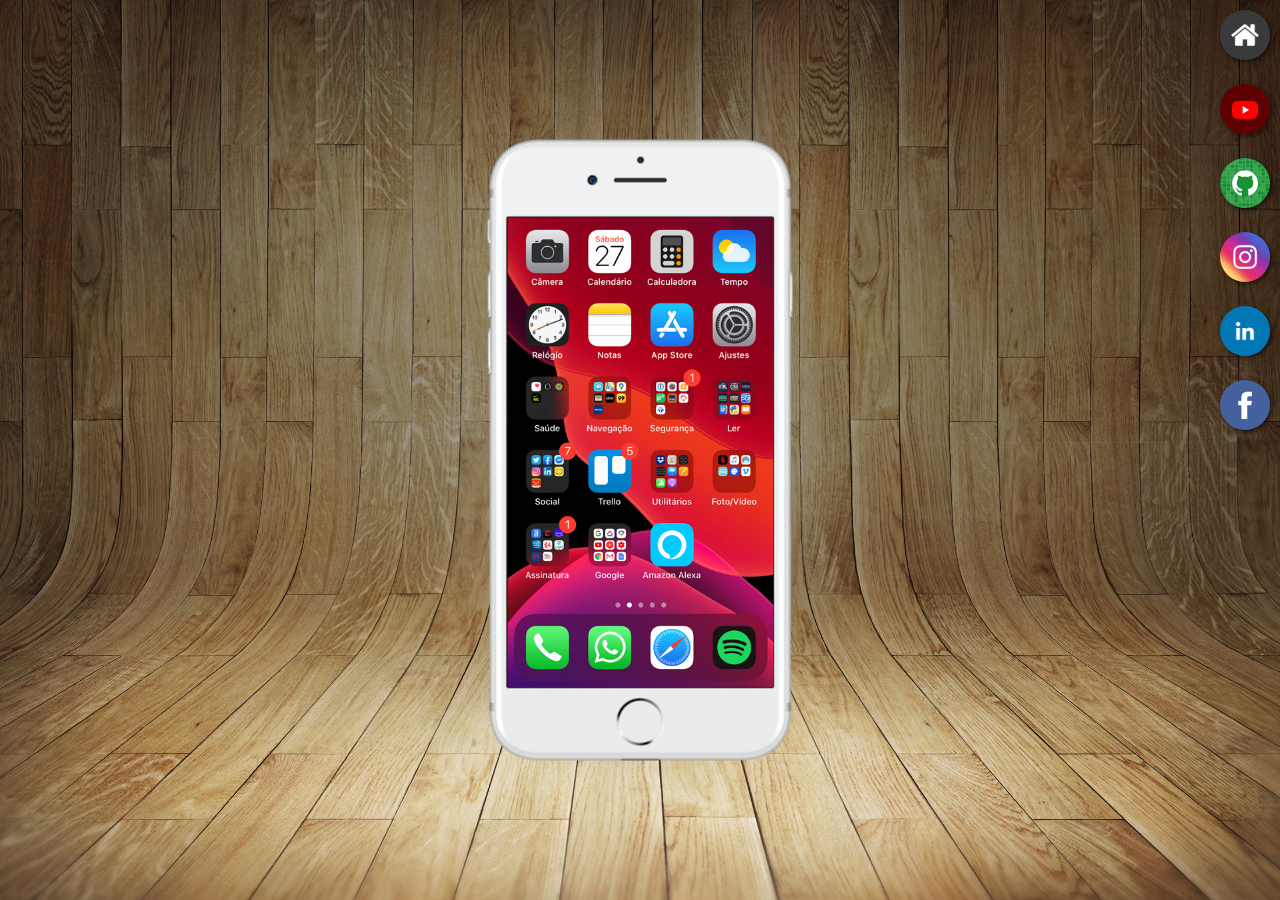
<file: index.html>
<!DOCTYPE html>
<html lang="pt-br">
<head>
    <meta charset="UTF-8">
    <meta http-equiv="X-UA-Compatible" content="IE=edge">
    <meta name="viewport" content="width=device-width, initial-scale=1.0">
    <link rel="shortcut icon" href="favicon.ico" type="image/x-icon">
    <link rel="stylesheet" href="estilos/style.css">
    <title>Projeto Redes Sociais</title>
</head>
<body>
    <main>
        <section id="telefone">
            <iframe src="home.html" name="tela" id="tela" frameborder="0">Seu navegador não é compatível com esse recurso.</iframe>
        </section>
        <section id="redes-sociais">
            <a href="home.html" target="tela"><img src="imagens/logo-home.jpg" alt="Home"></a><br>
            <a href="youtube.html" target="tela"><img src="imagens/logo-youtube.jpg" alt="YouTube"></a><br>
            <a href="github.html" target="tela"><img src="imagens/logo-github.jpg" alt="GitHub"></a><br>
            <a href="instagram.html" target="tela"><img src="imagens/logo-instagram.jpg" alt="Instagram"></a><br>
            <a href="linkedin.html" target="tela"><img src="imagens/logo-linkedin.png" alt="Linkedin"></a><br>
            <a href="facebook.html" target="tela"><img src="imagens/logo-facebook.jpg" alt="Facebook"></a>
        </section>
    </main>
</body>
</html>
</file>
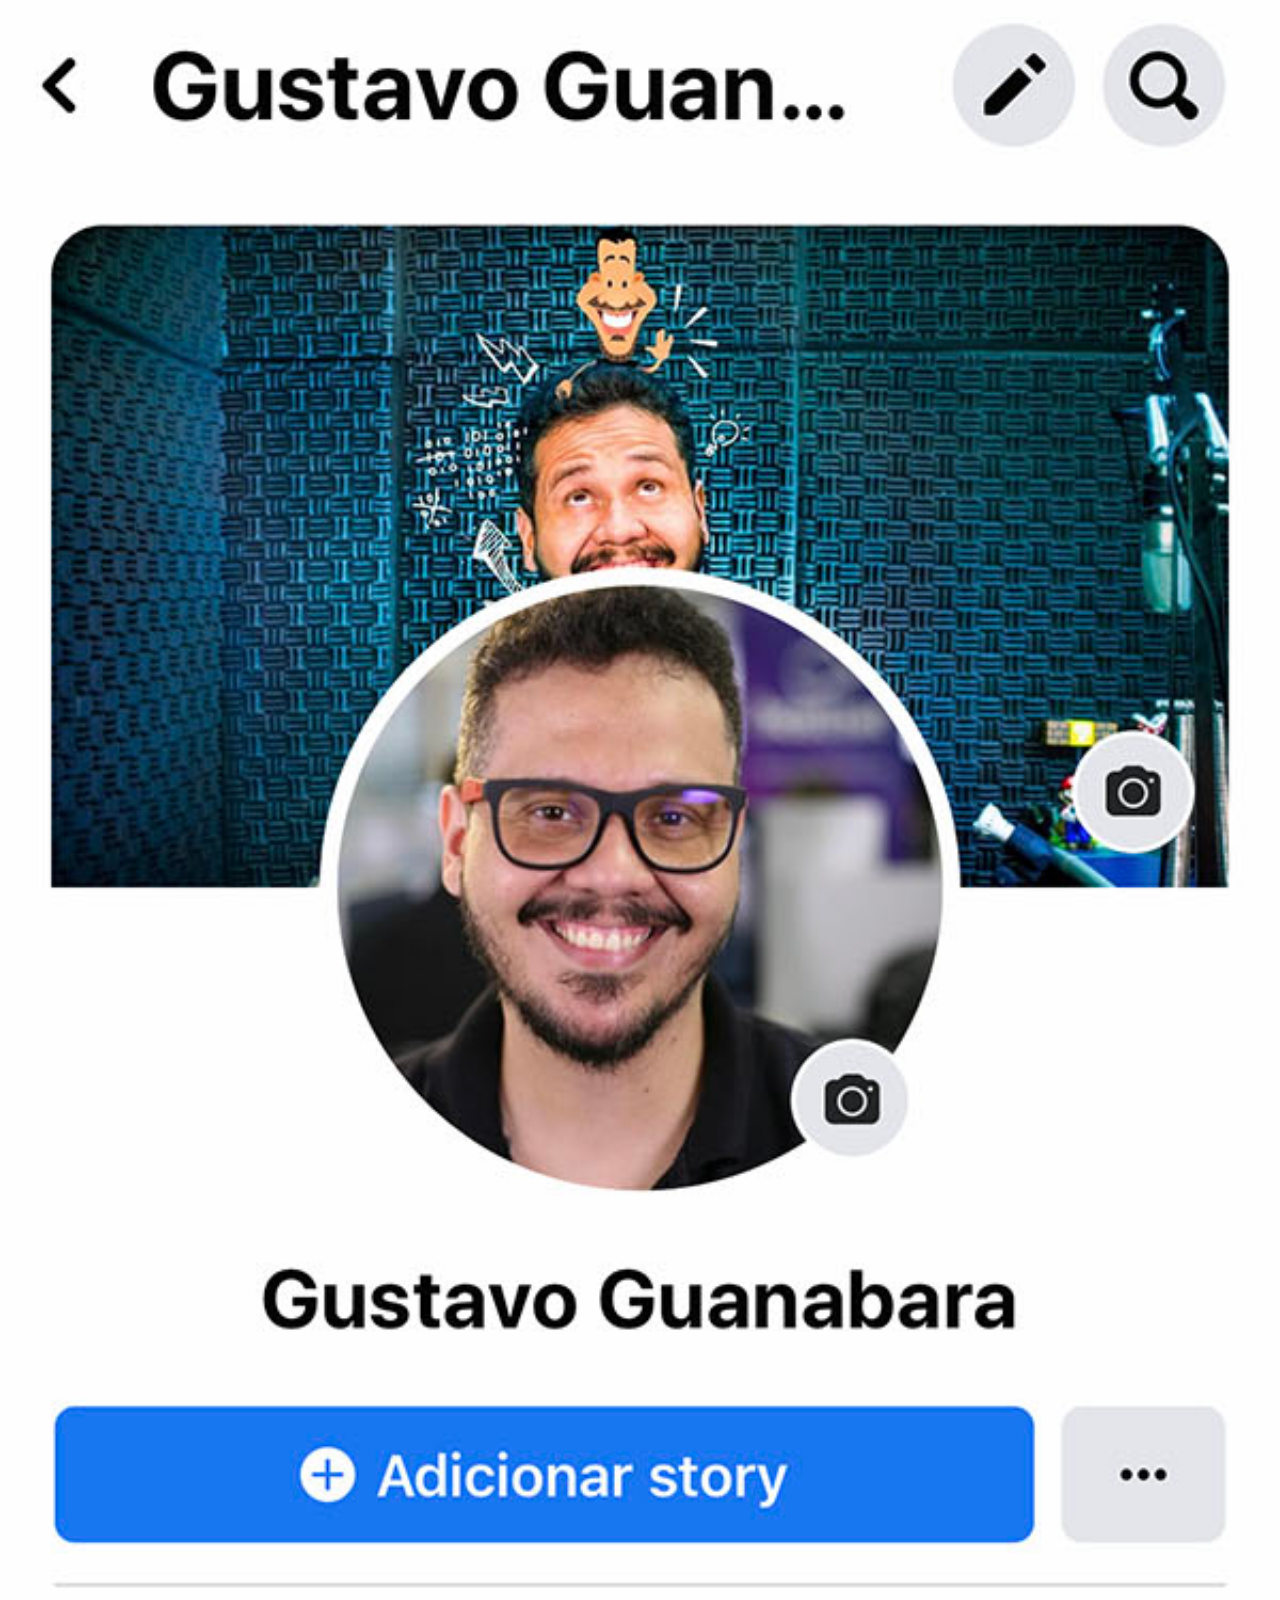
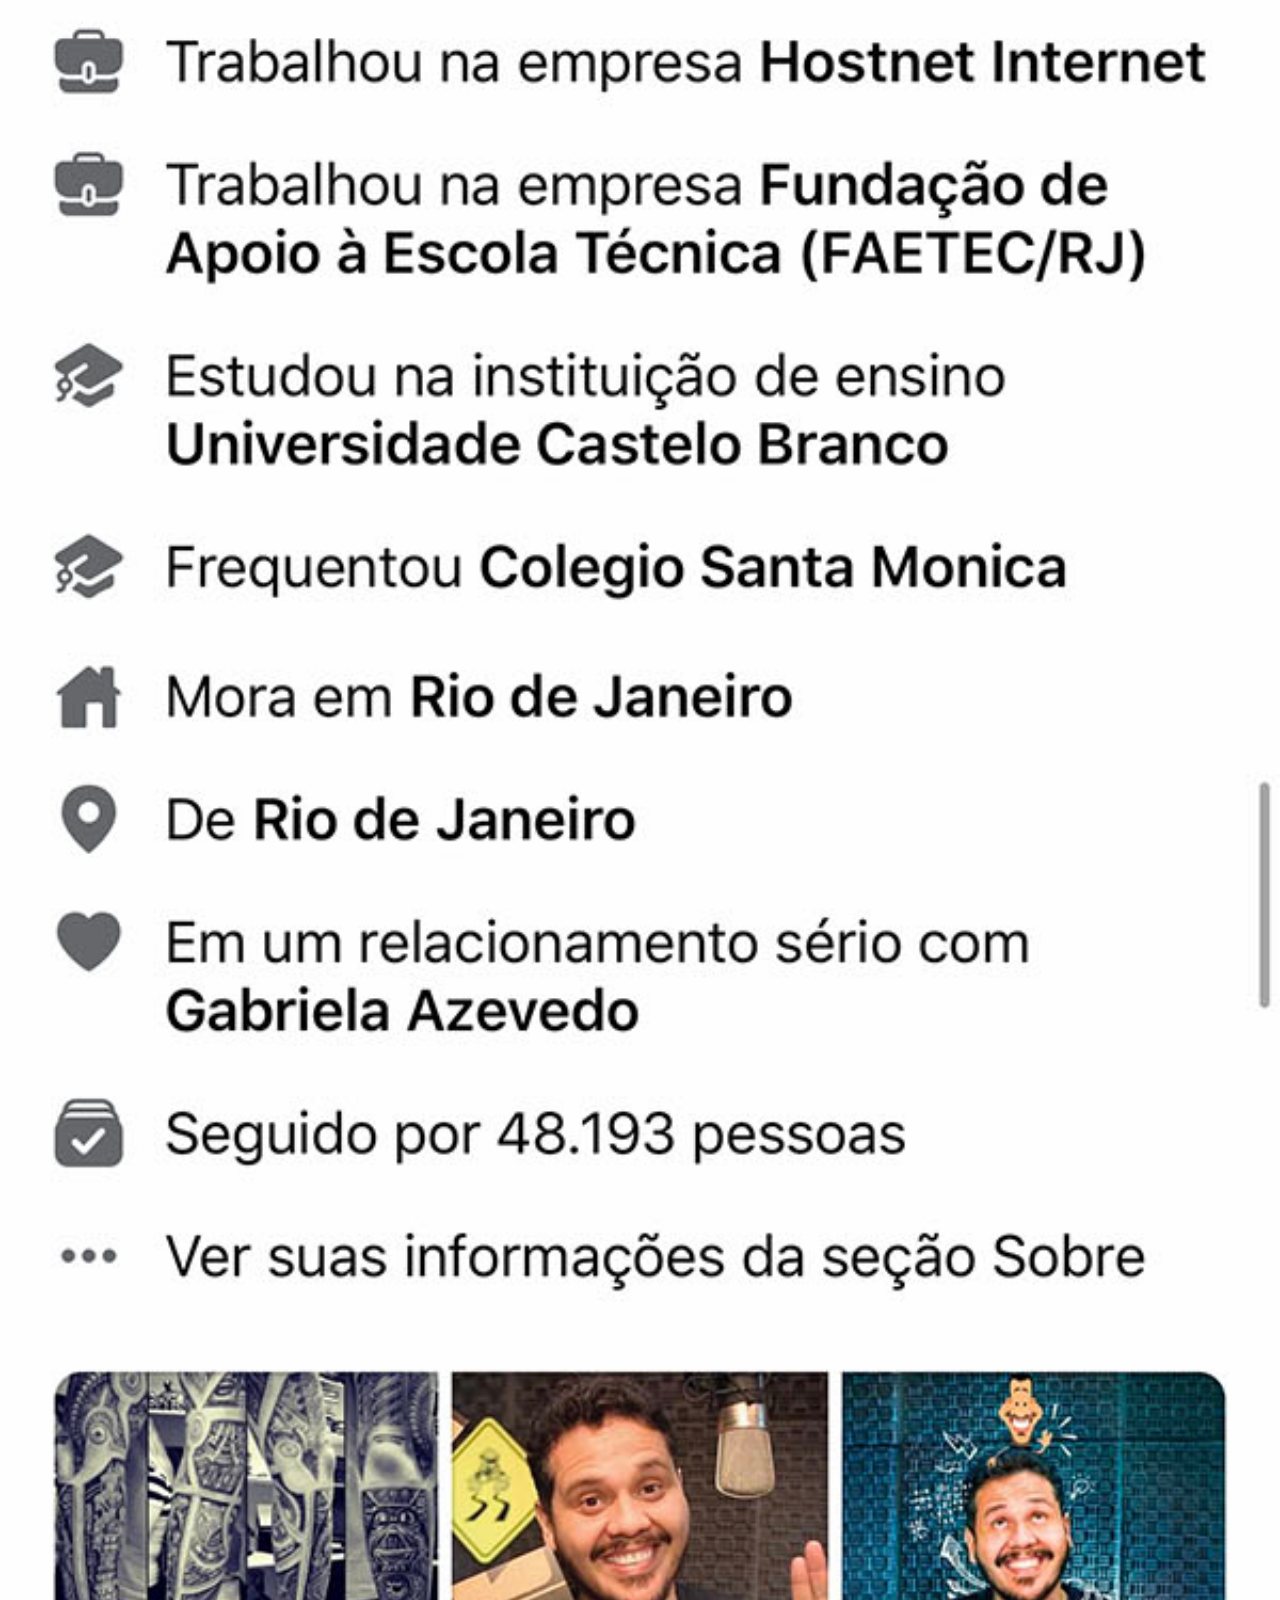
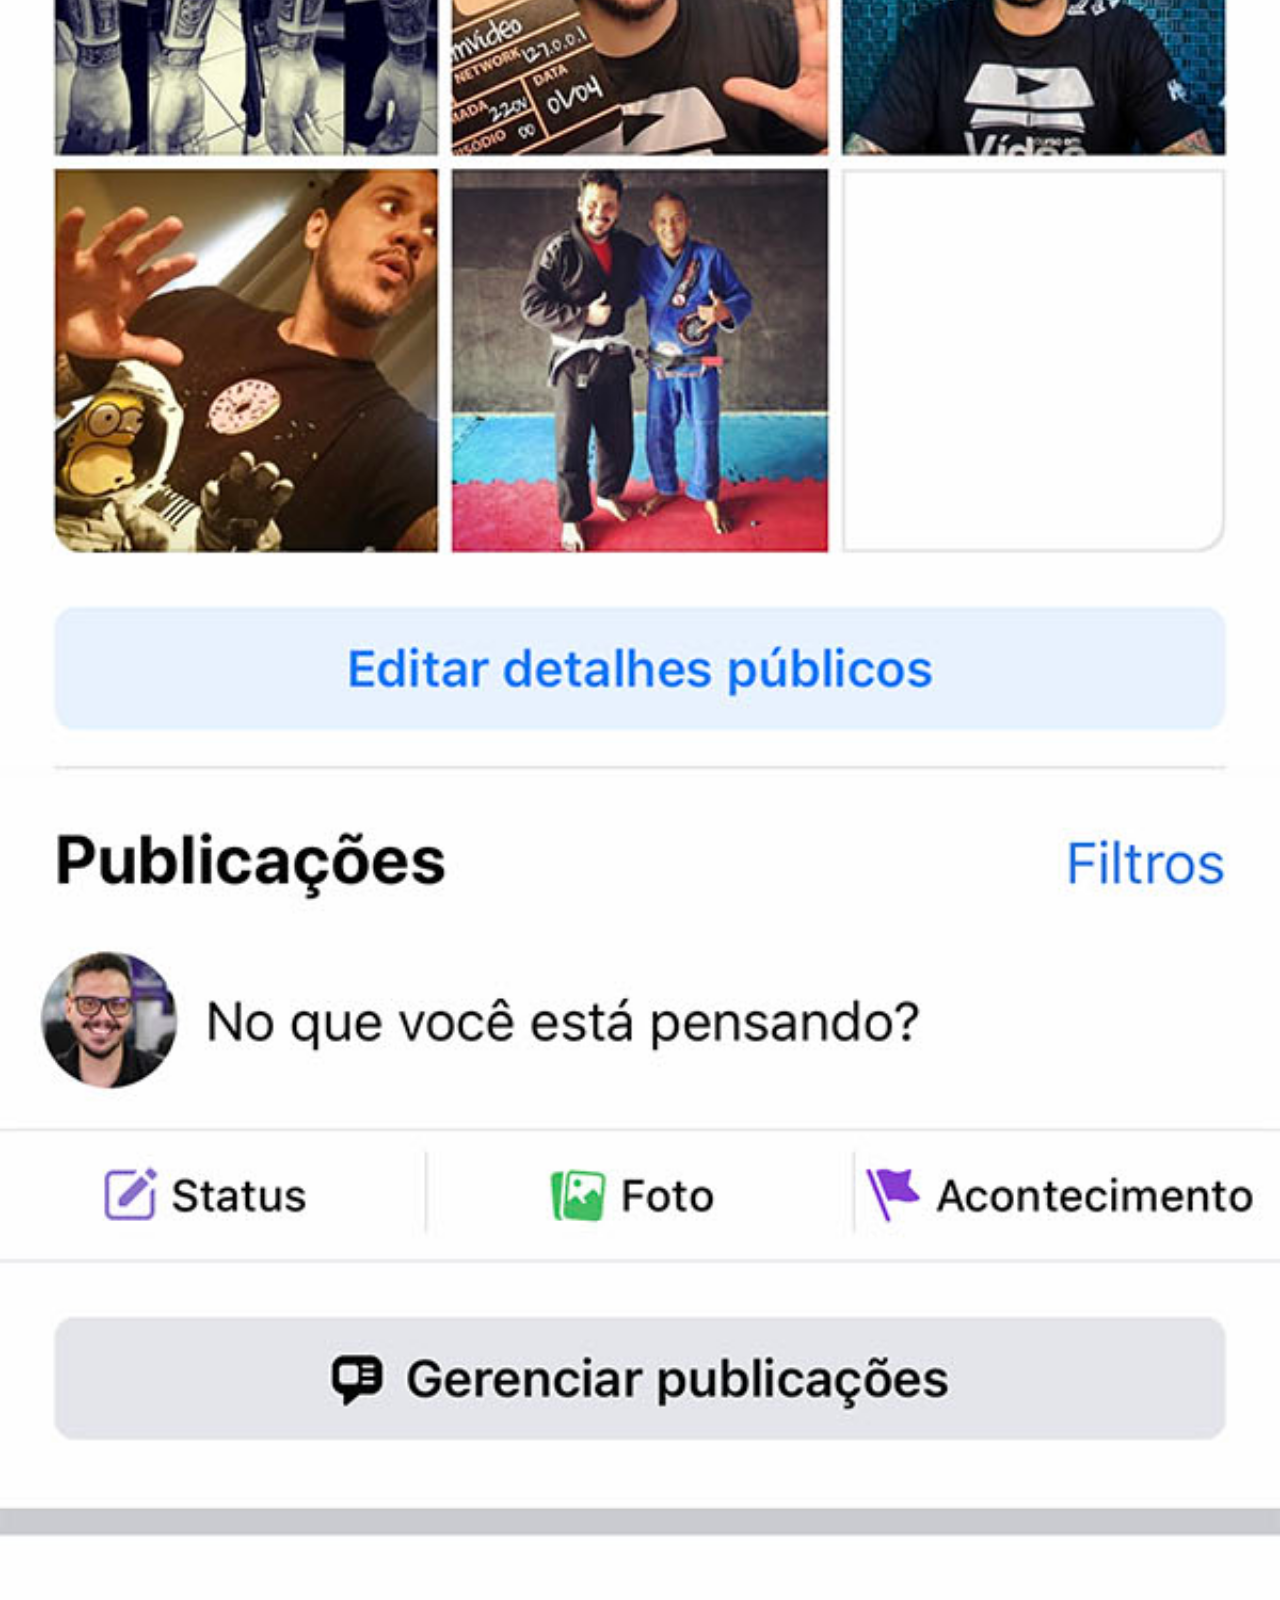
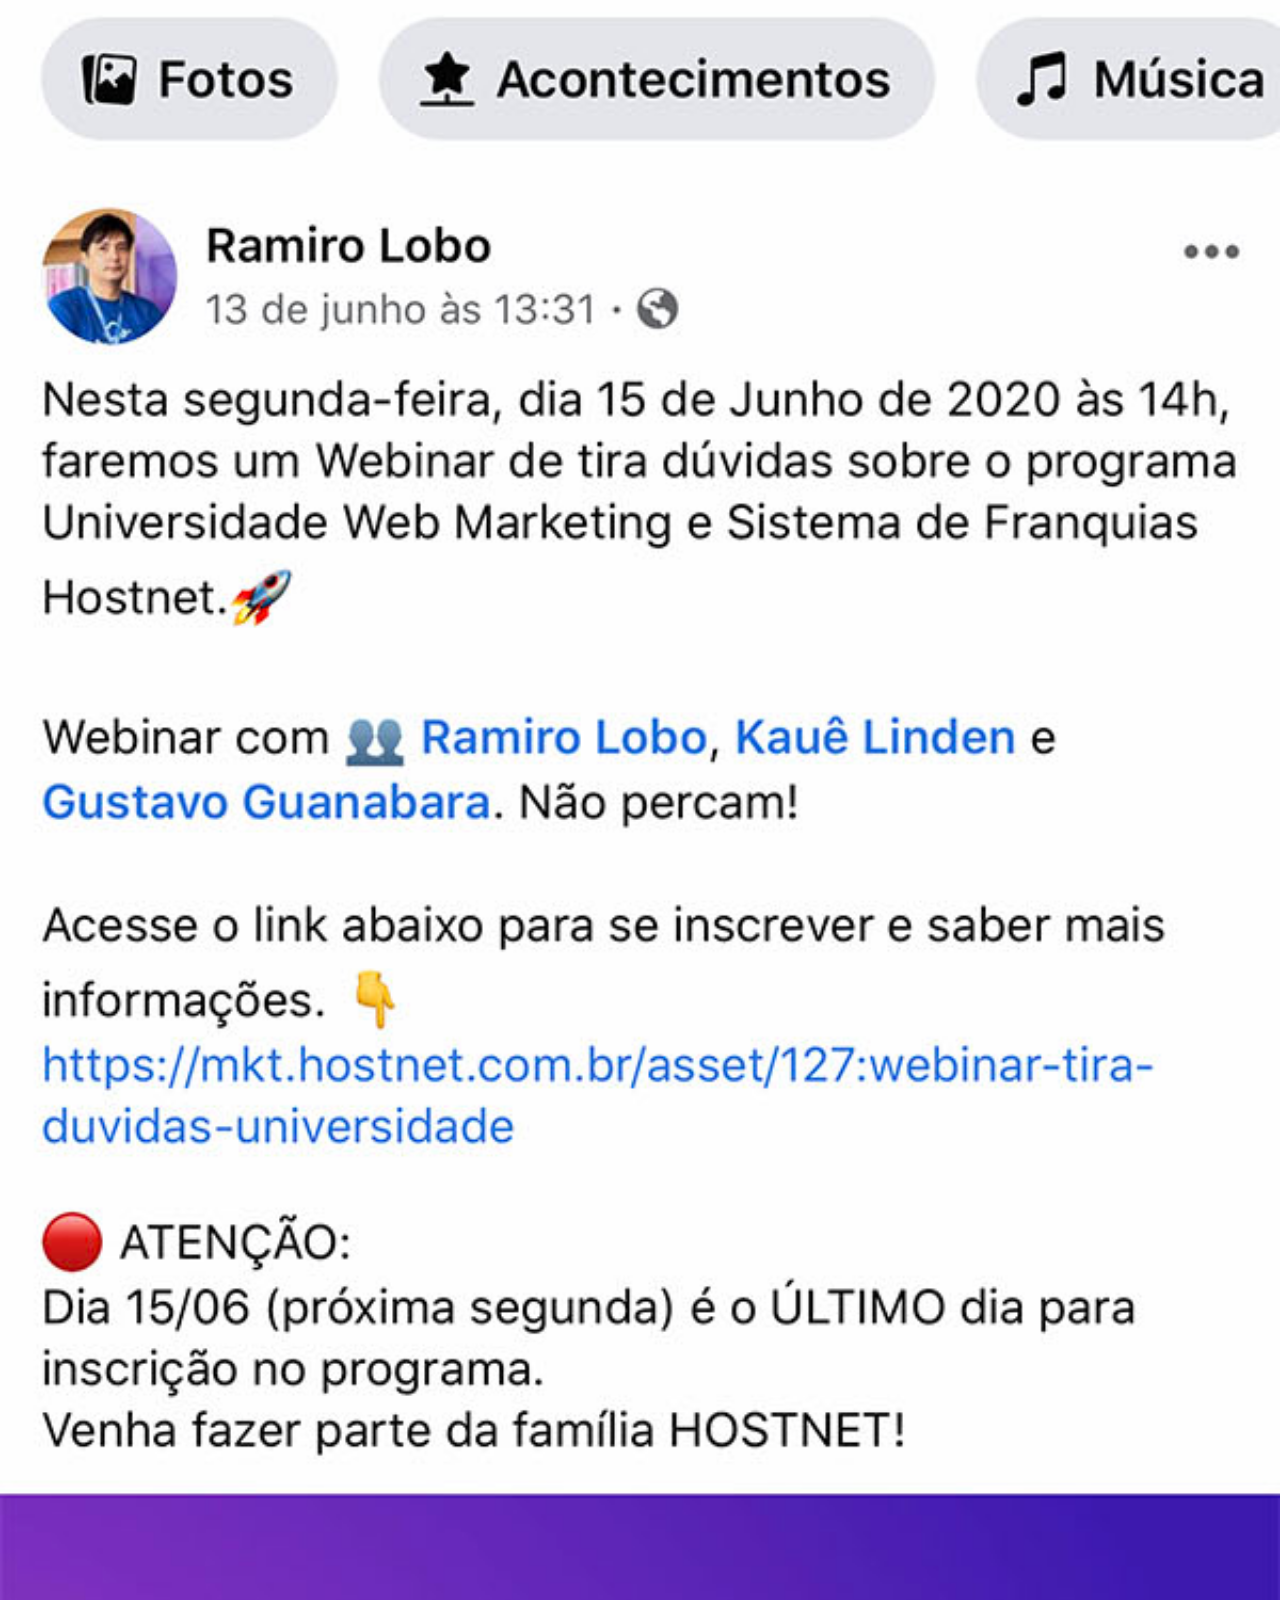
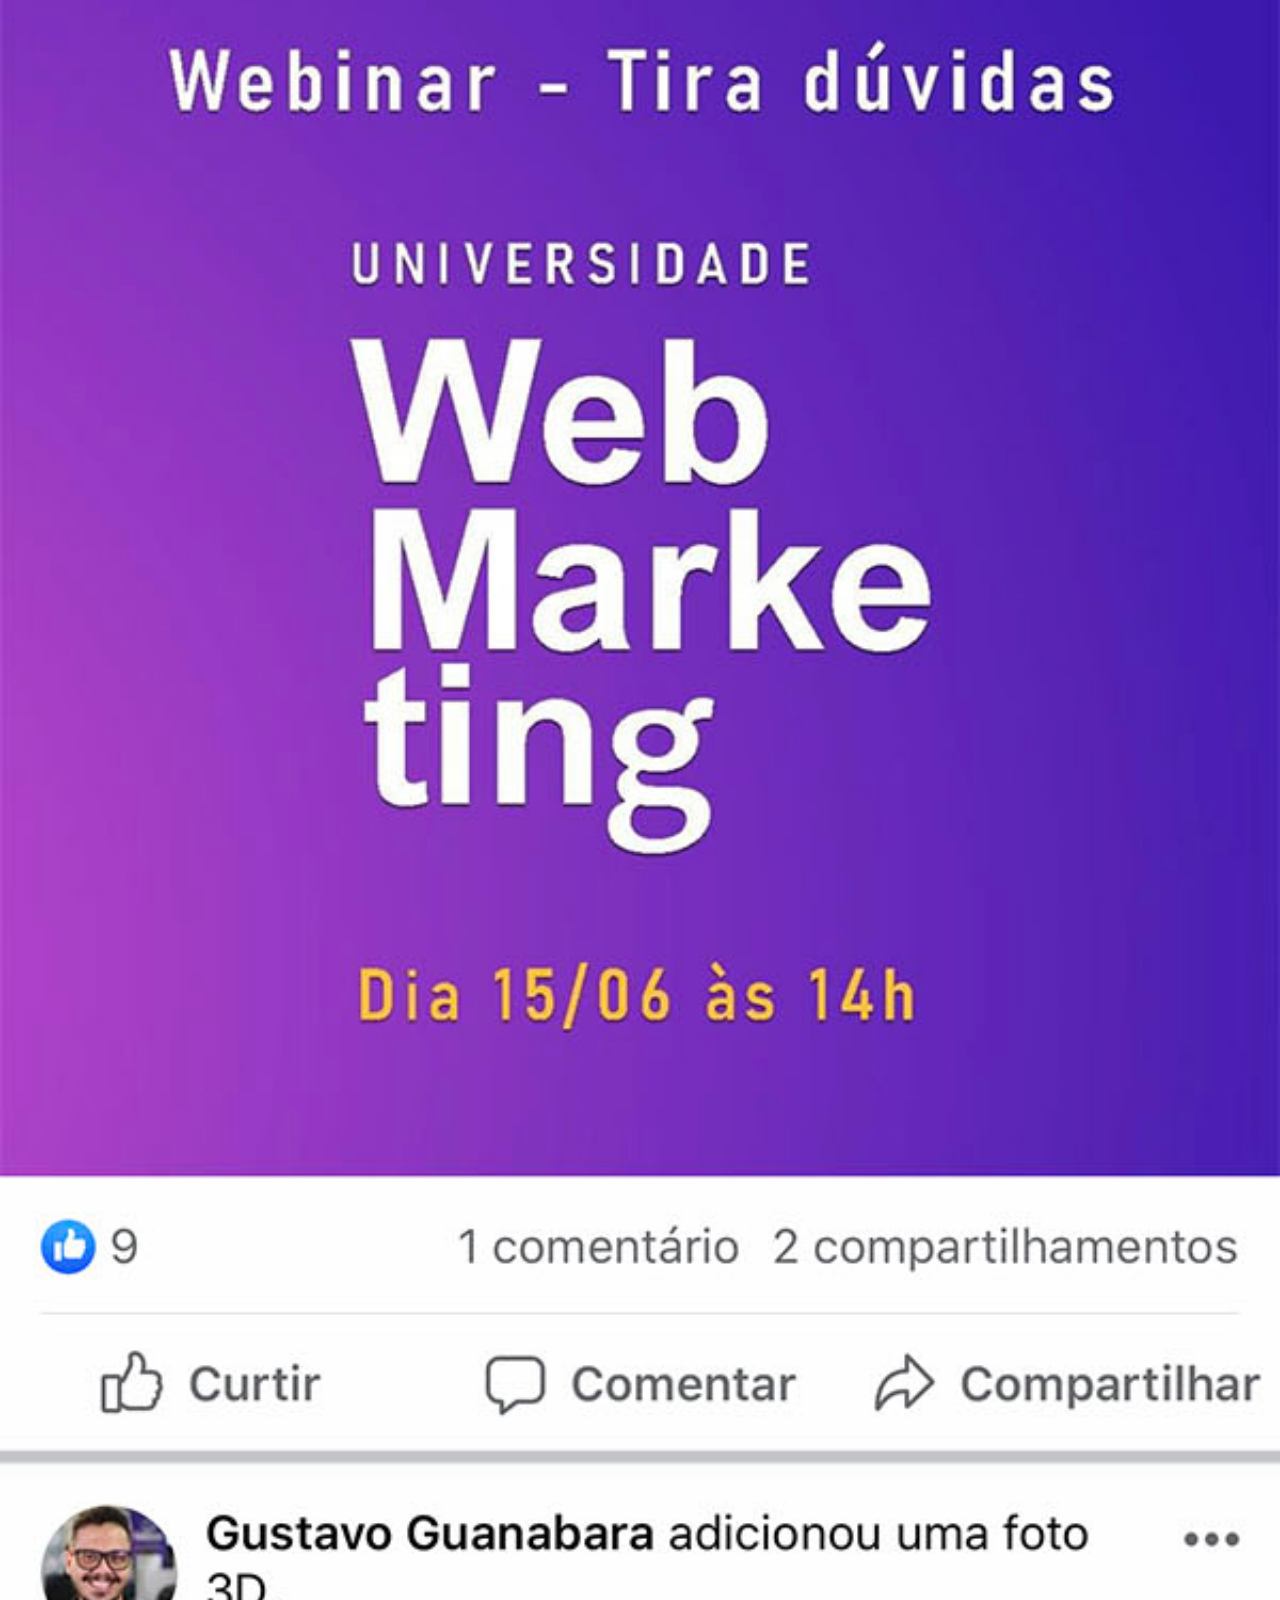
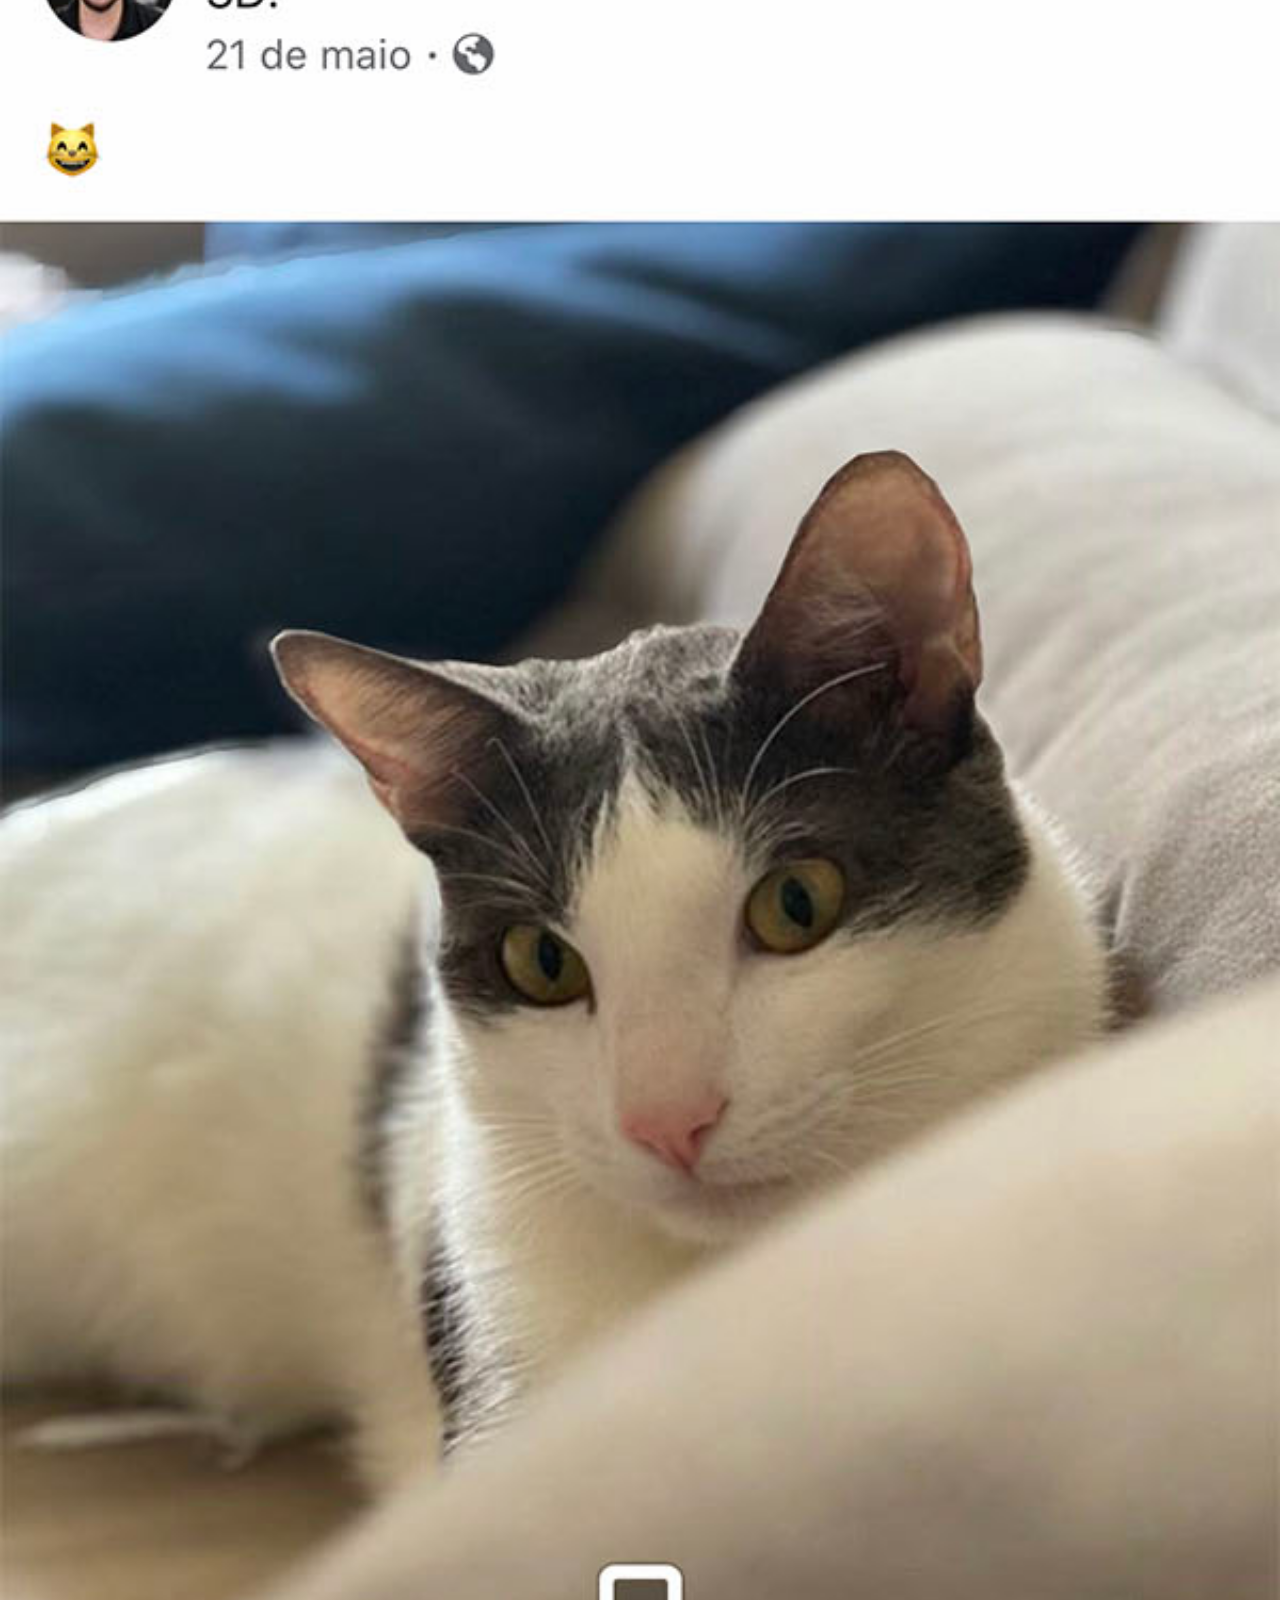
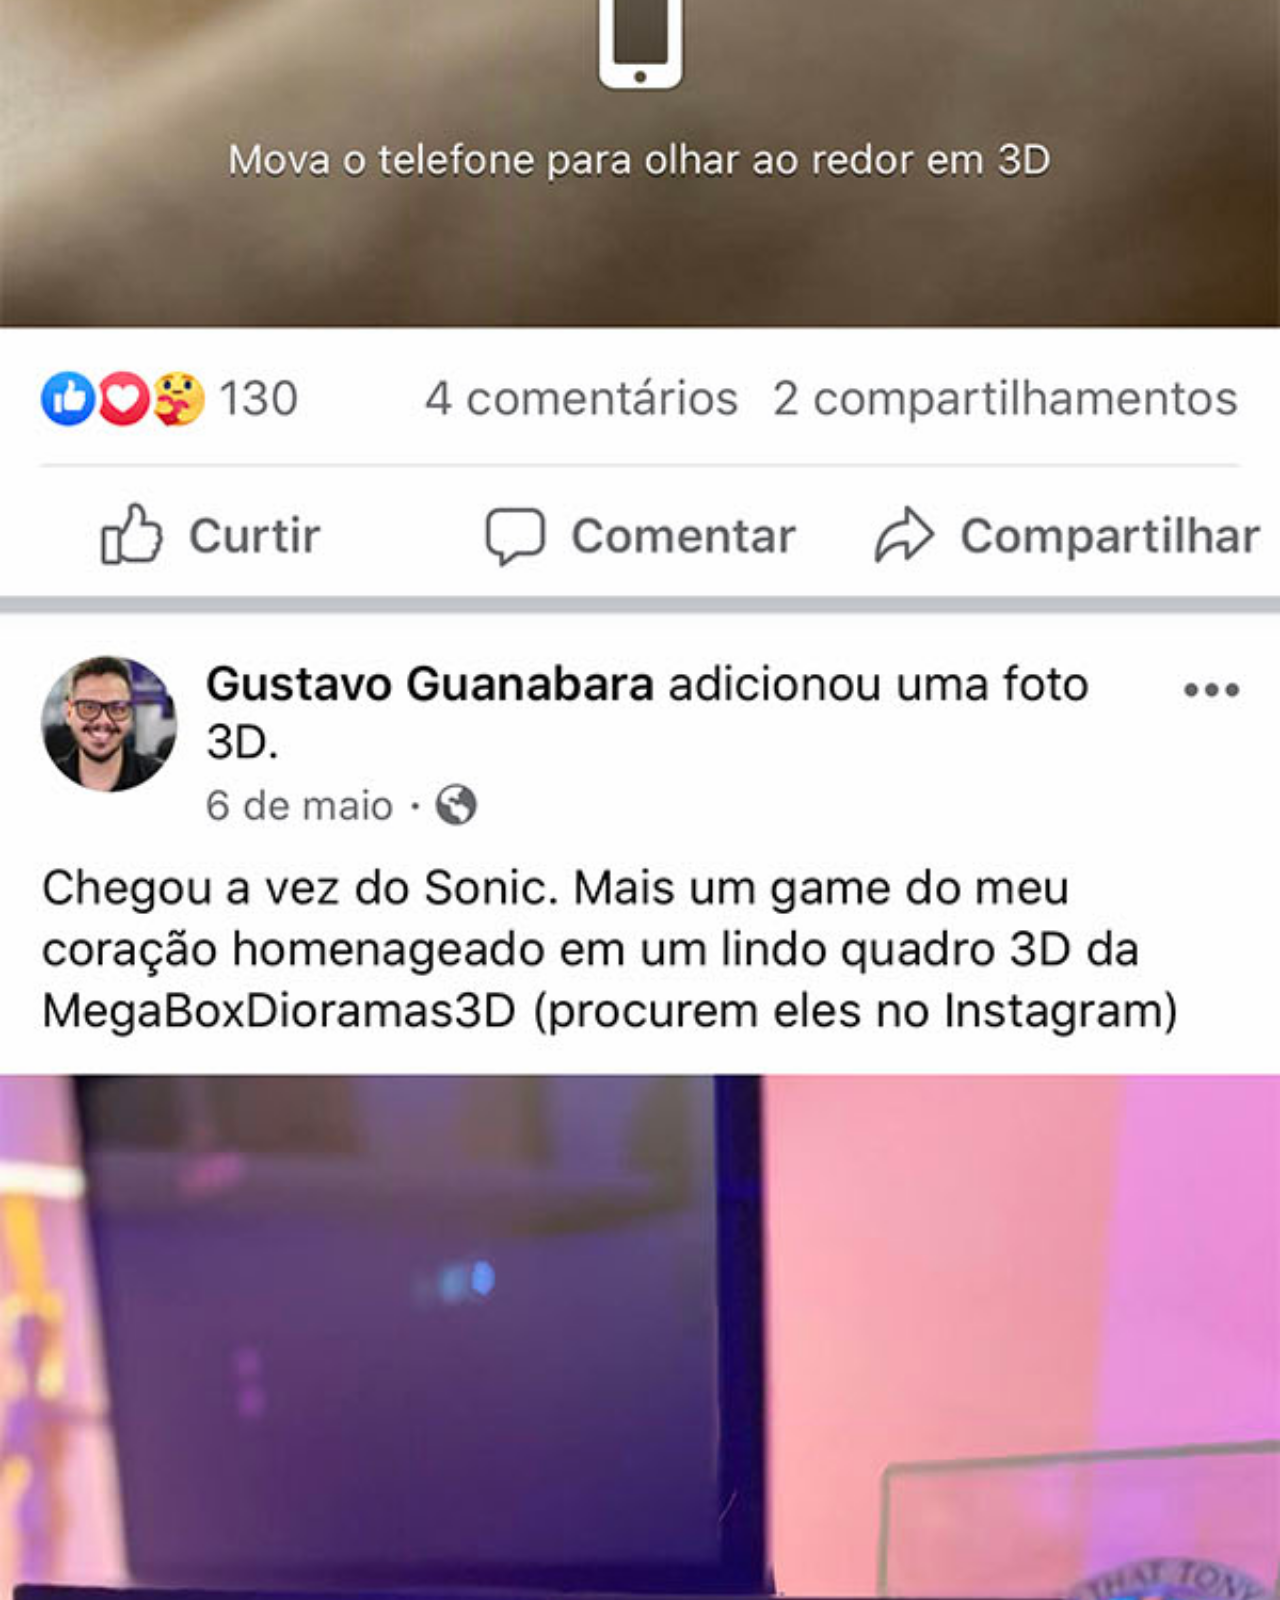
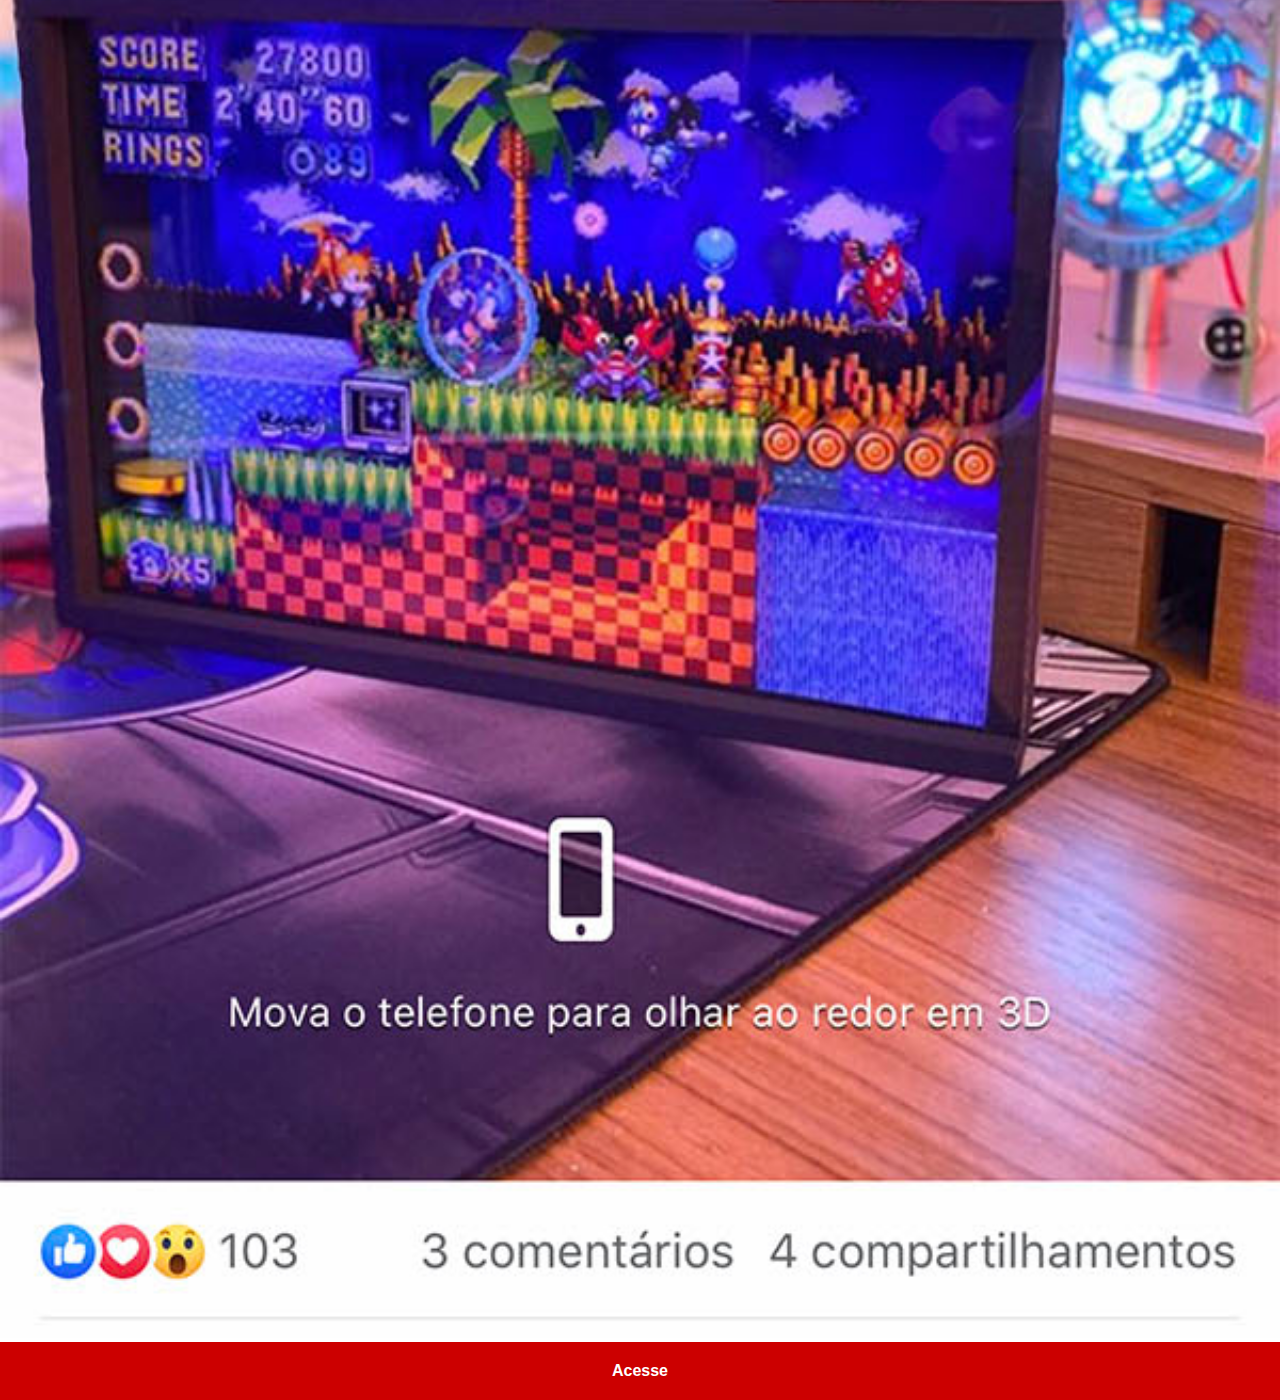
<file: facebook.html>
<!DOCTYPE html>
<html lang="pt-br">
<head>
    <meta charset="UTF-8">
    <meta http-equiv="X-UA-Compatible" content="IE=edge">
    <meta name="viewport" content="width=device-width, initial-scale=1.0">
    <title>Facebook</title>
    <link rel="stylesheet" href="estilos/social.css">
</head>
<body>
    <img src="imagens/tela-facebook.jpg" alt="Facebook">
    <a href="https://pt-br.facebook.com/gustavoguanabara/" target="_blank">Acesse</a>
</body>
</html>
</file>
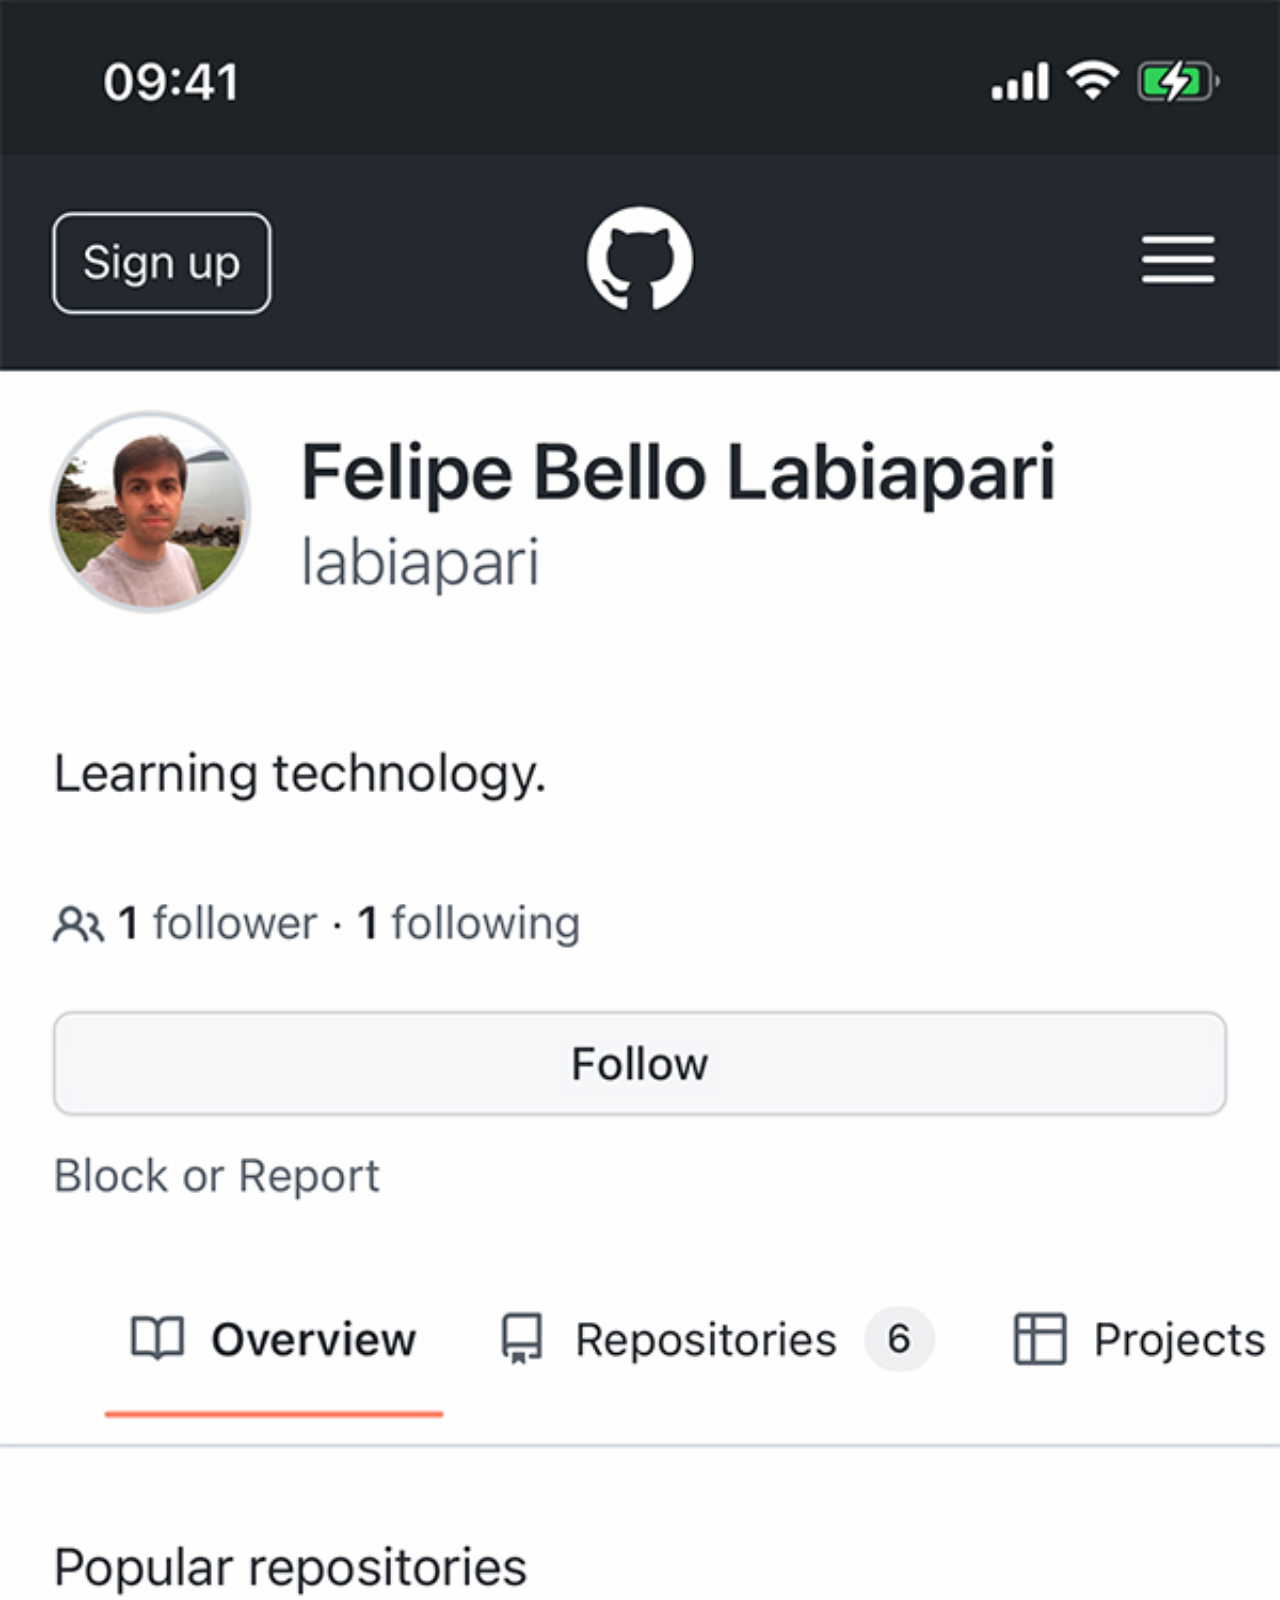
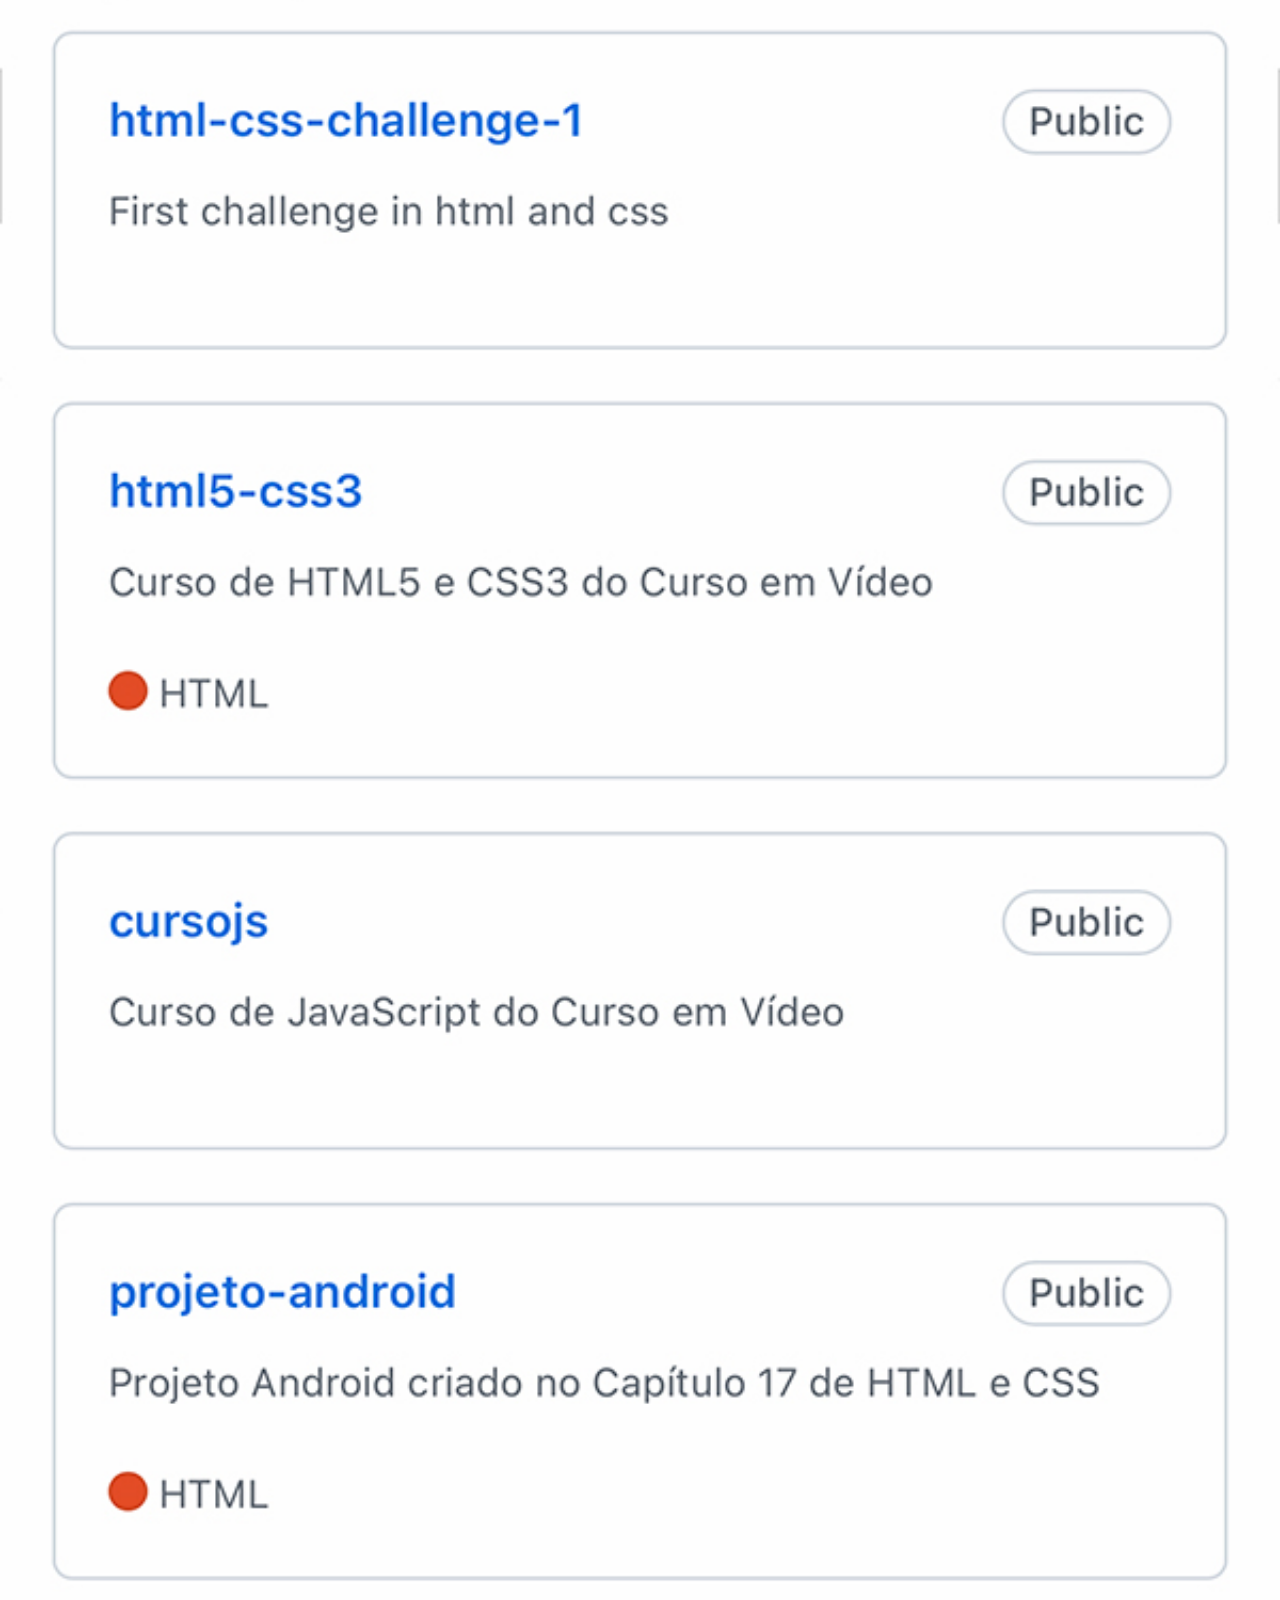
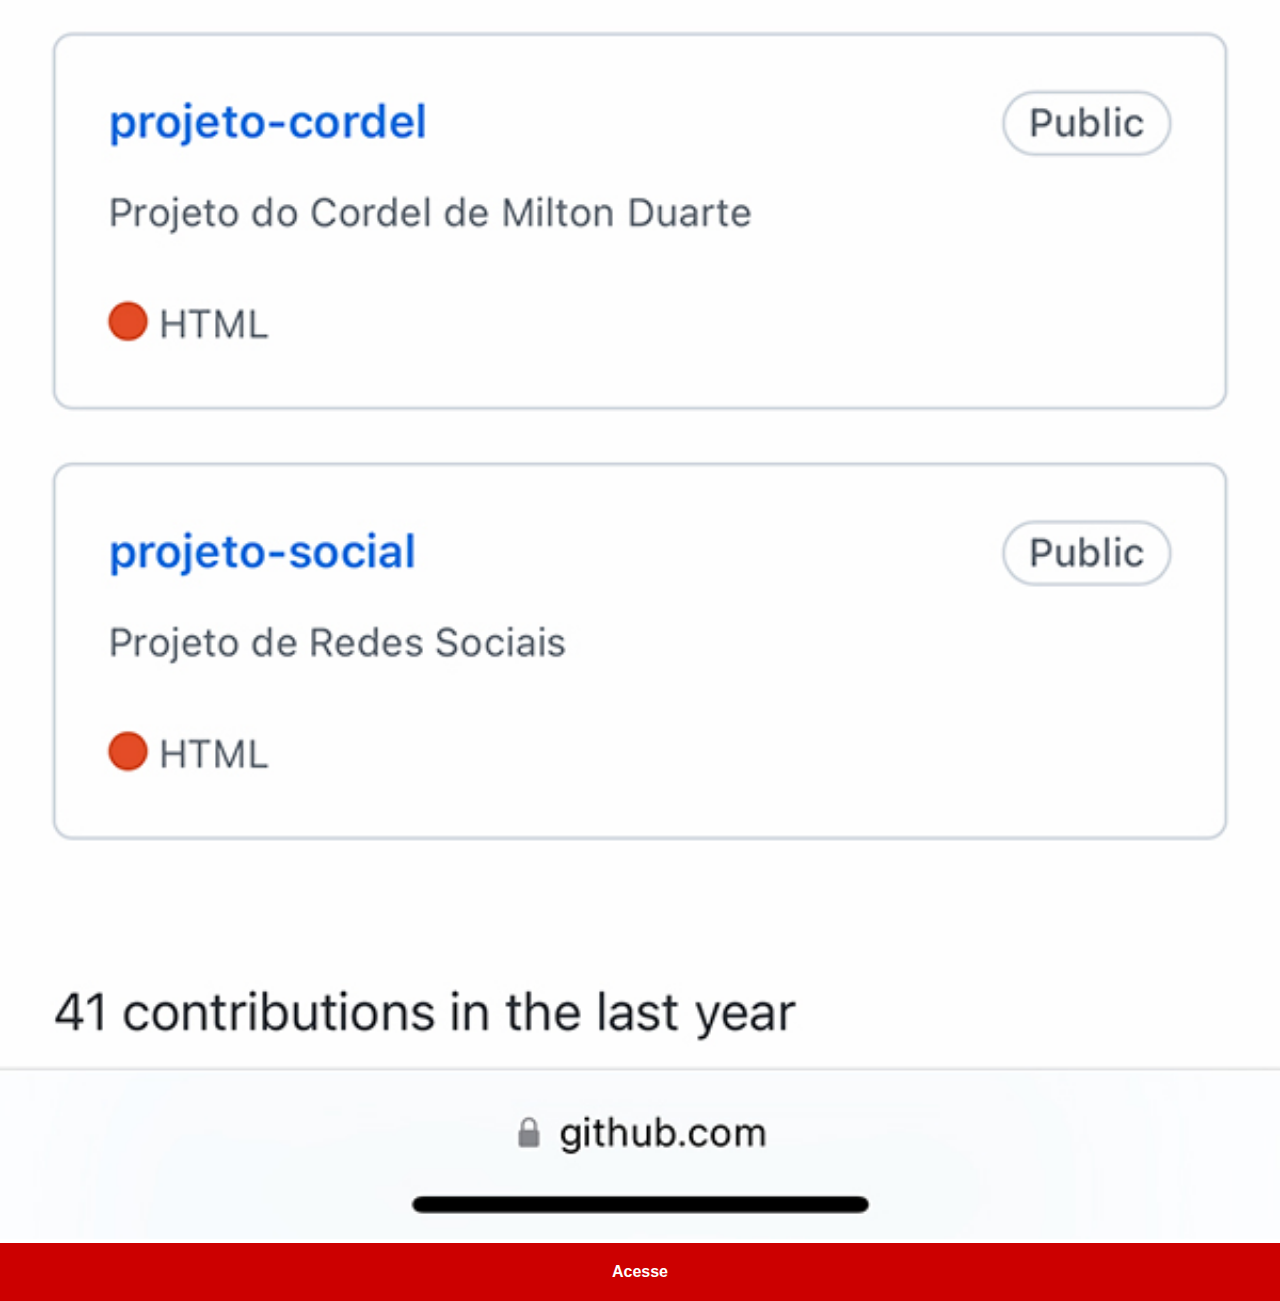
<file: github.html>
<!DOCTYPE html>
<html lang="pt-br">
<head>
    <meta charset="UTF-8">
    <meta http-equiv="X-UA-Compatible" content="IE=edge">
    <meta name="viewport" content="width=device-width, initial-scale=1.0">
    <title>GitHub</title>
    <link rel="stylesheet" href="estilos/social.css">
</head>
<body>
    <img src="imagens/prints-social/tela-github.jpg" alt="GitHub">
    <a href="https://github.com/labiapari" target="_blank">Acesse</a>
</body>
</html>
</file>
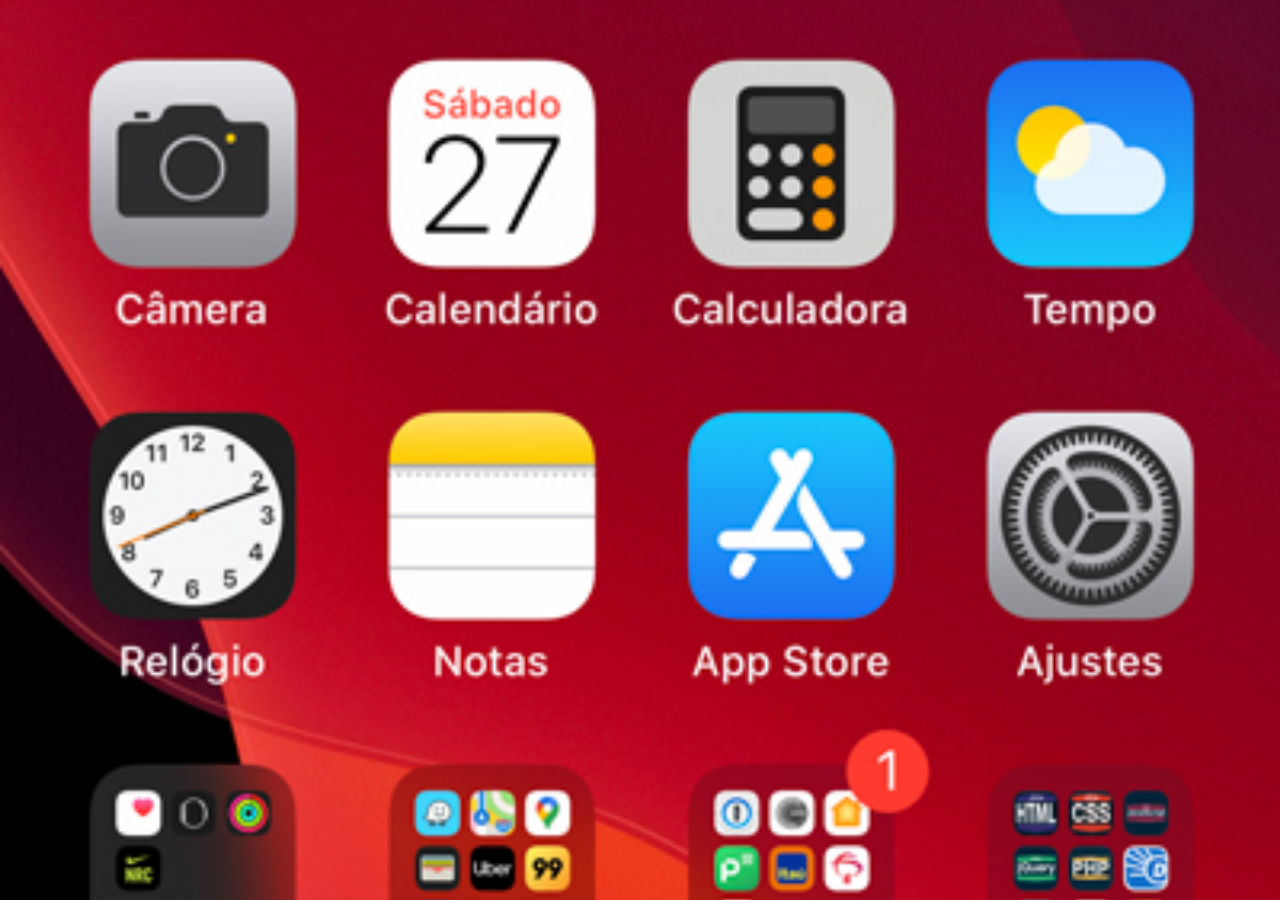
<file: home.html>
<!DOCTYPE html>
<html lang="pt-br">
<head>
    <meta charset="UTF-8">
    <meta http-equiv="X-UA-Compatible" content="IE=edge">
    <meta name="viewport" content="width=device-width, initial-scale=1.0">
    <title>Home</title>
</head>
<style>
    *{
        margin: 0px;
        padding: 0px;
    }

    body {
        width: 100vw;
        height: 100vh;
        background: black url('imagens/tela-home.jpg') no-repeat top center;
        background-size: cover;
    }
</style>
<body>
    
</body>
</html>
</file>
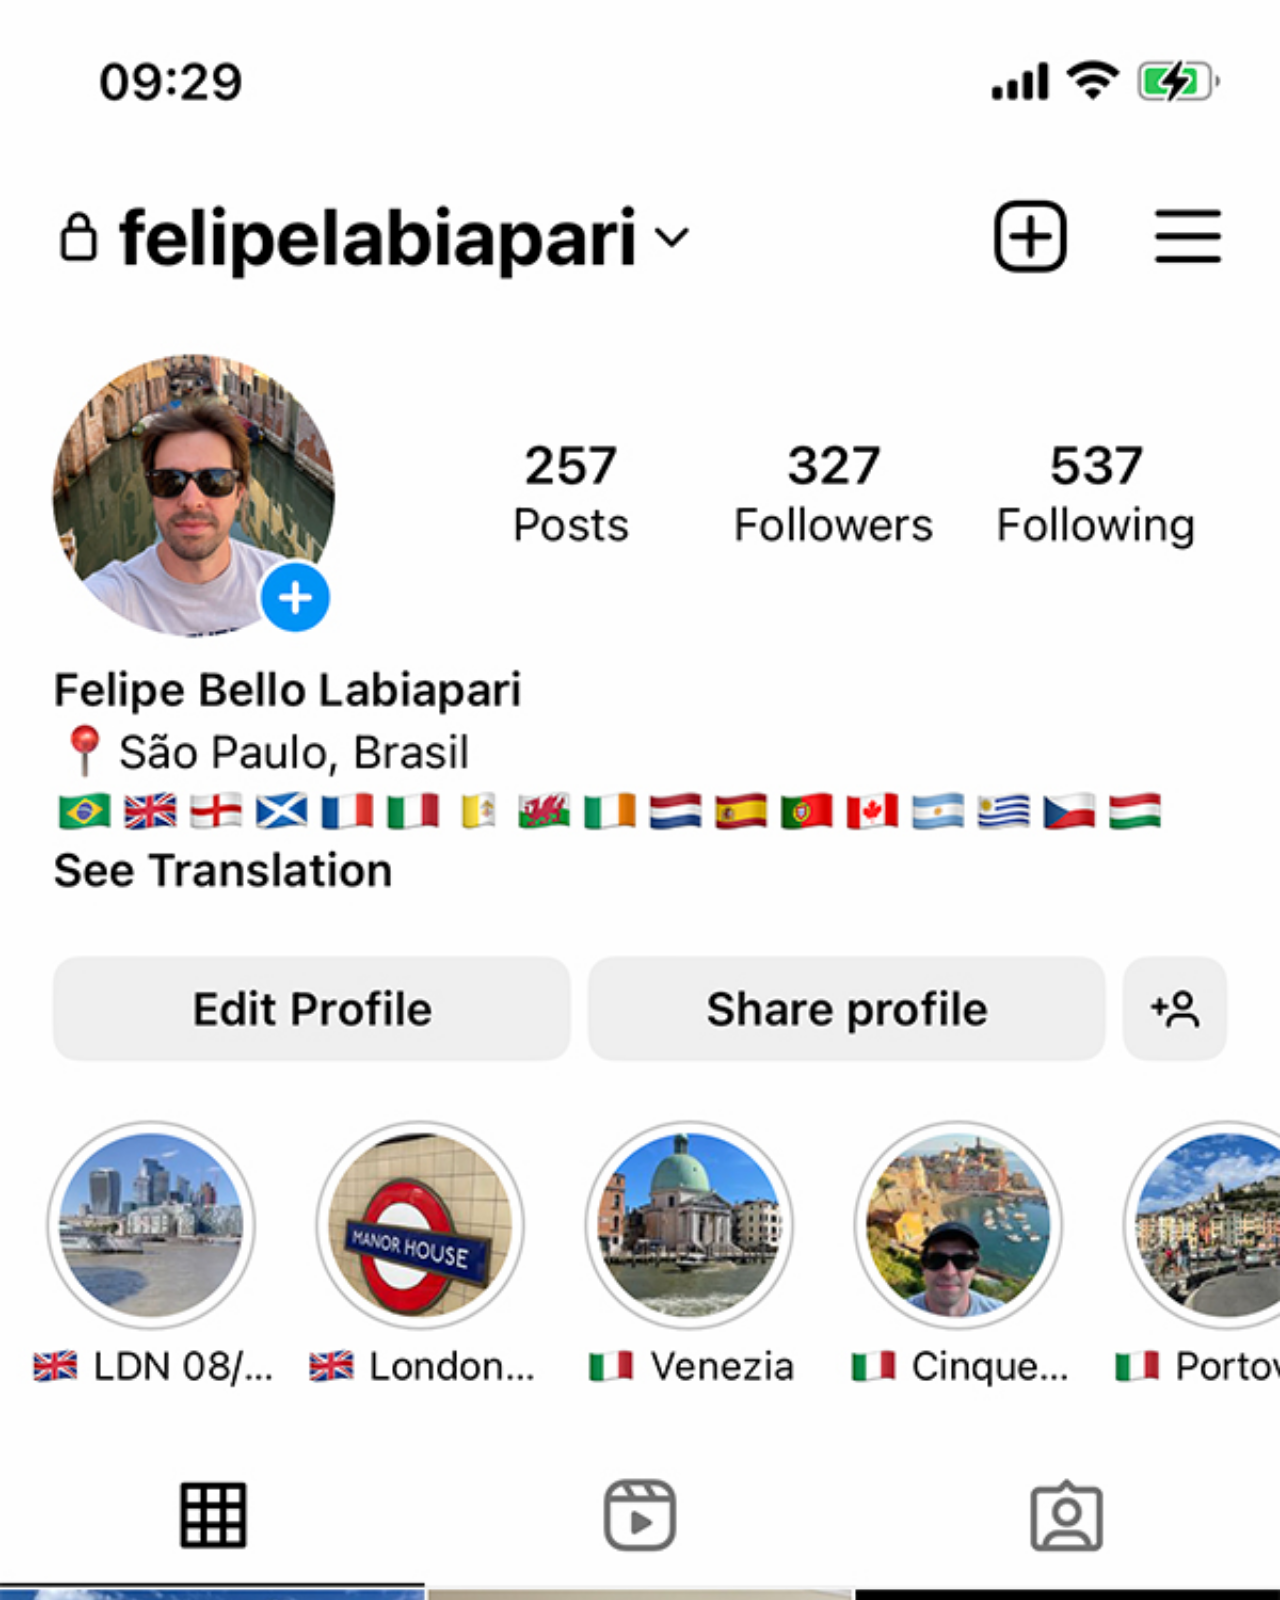
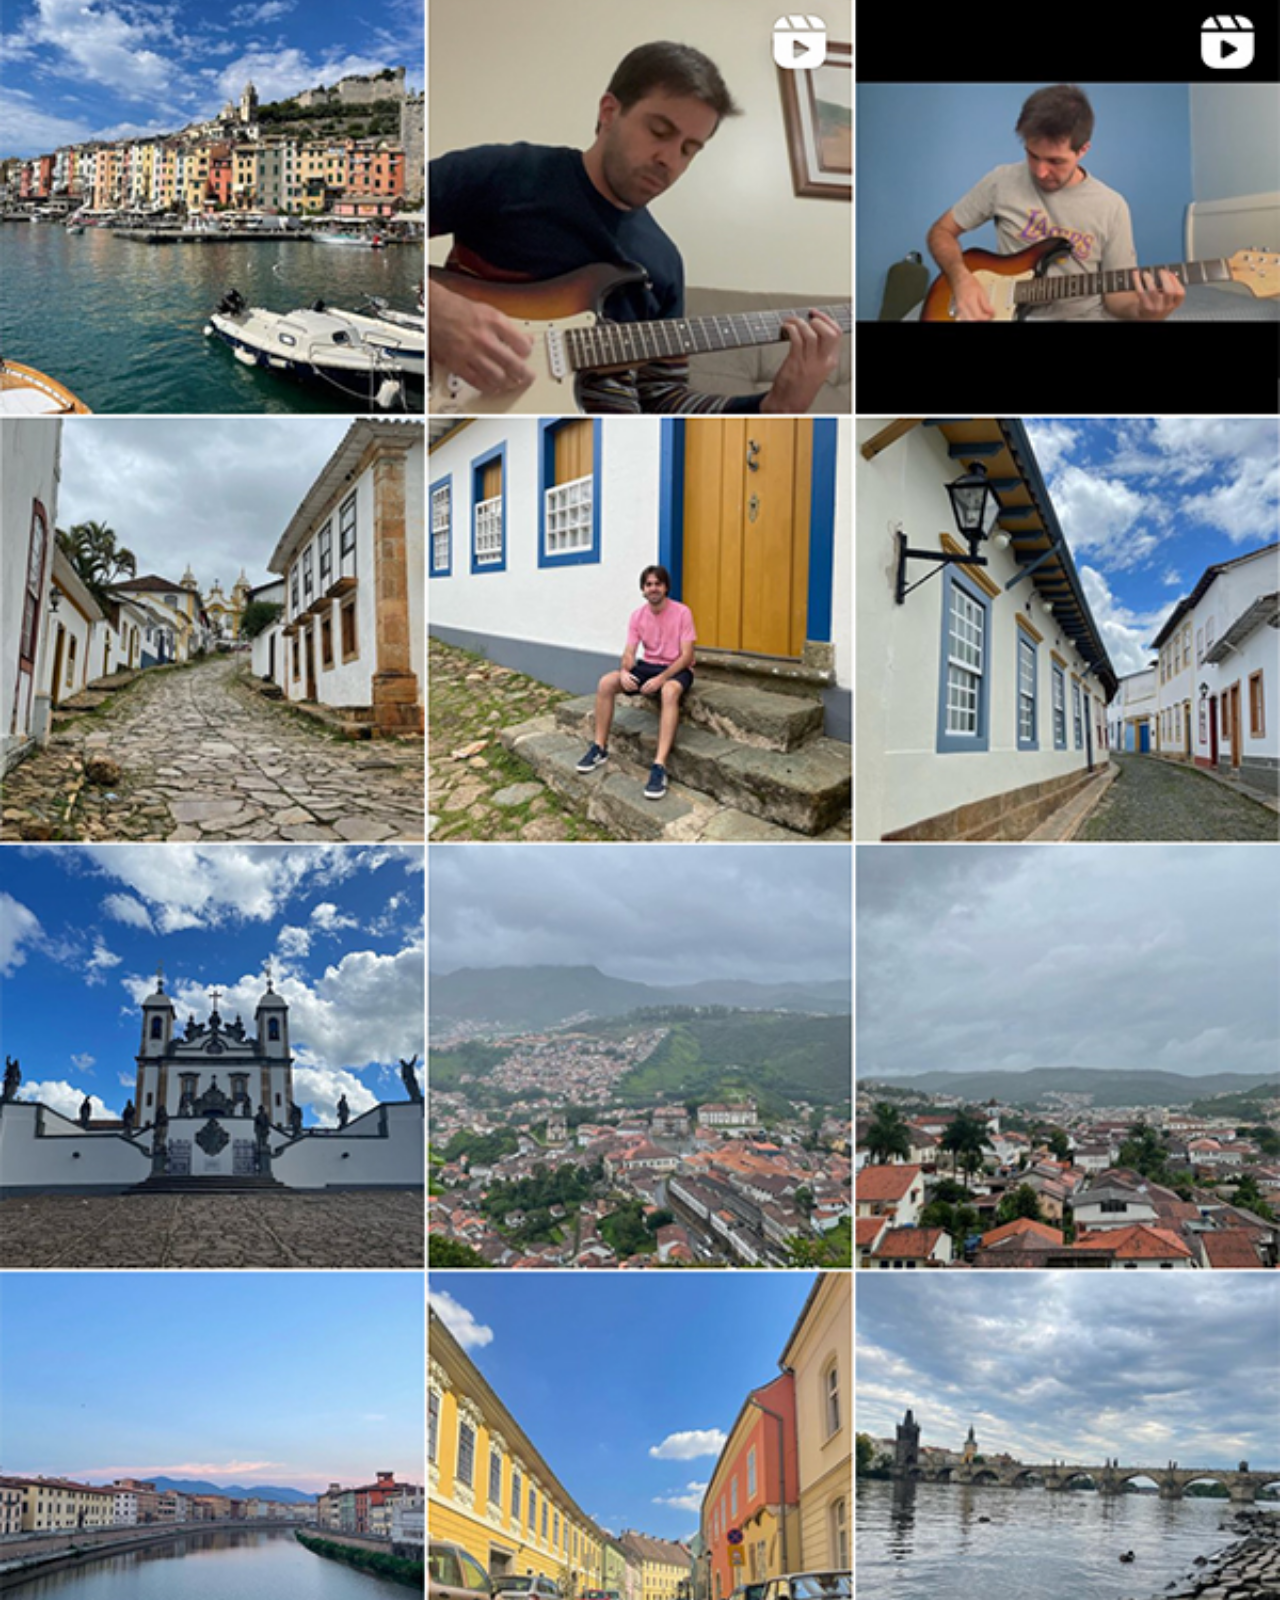
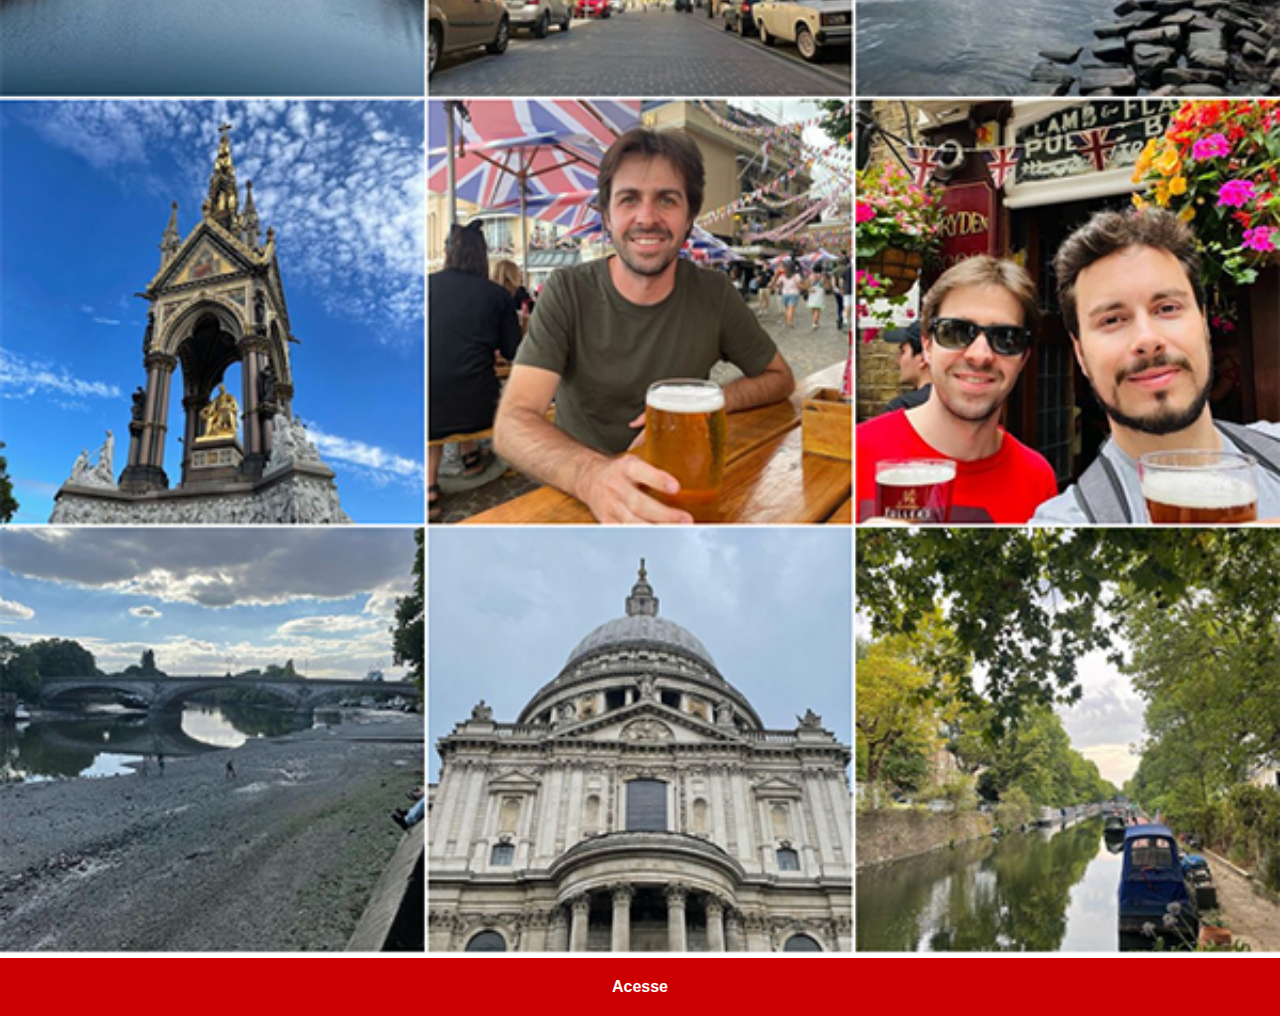
<file: instagram.html>
<!DOCTYPE html>
<html lang="pt-br">
<head>
    <meta charset="UTF-8">
    <meta http-equiv="X-UA-Compatible" content="IE=edge">
    <meta name="viewport" content="width=device-width, initial-scale=1.0">
    <title>Instagram</title>
    <link rel="stylesheet" href="estilos/social.css">
</head>
<body>
    <img src="imagens/prints-social/tela-instagram.jpg" alt="Instagram">
    <a href="https://www.instagram.com/felipelabiapari/" target="_blank">Acesse</a>
</body>
</html>
</file>
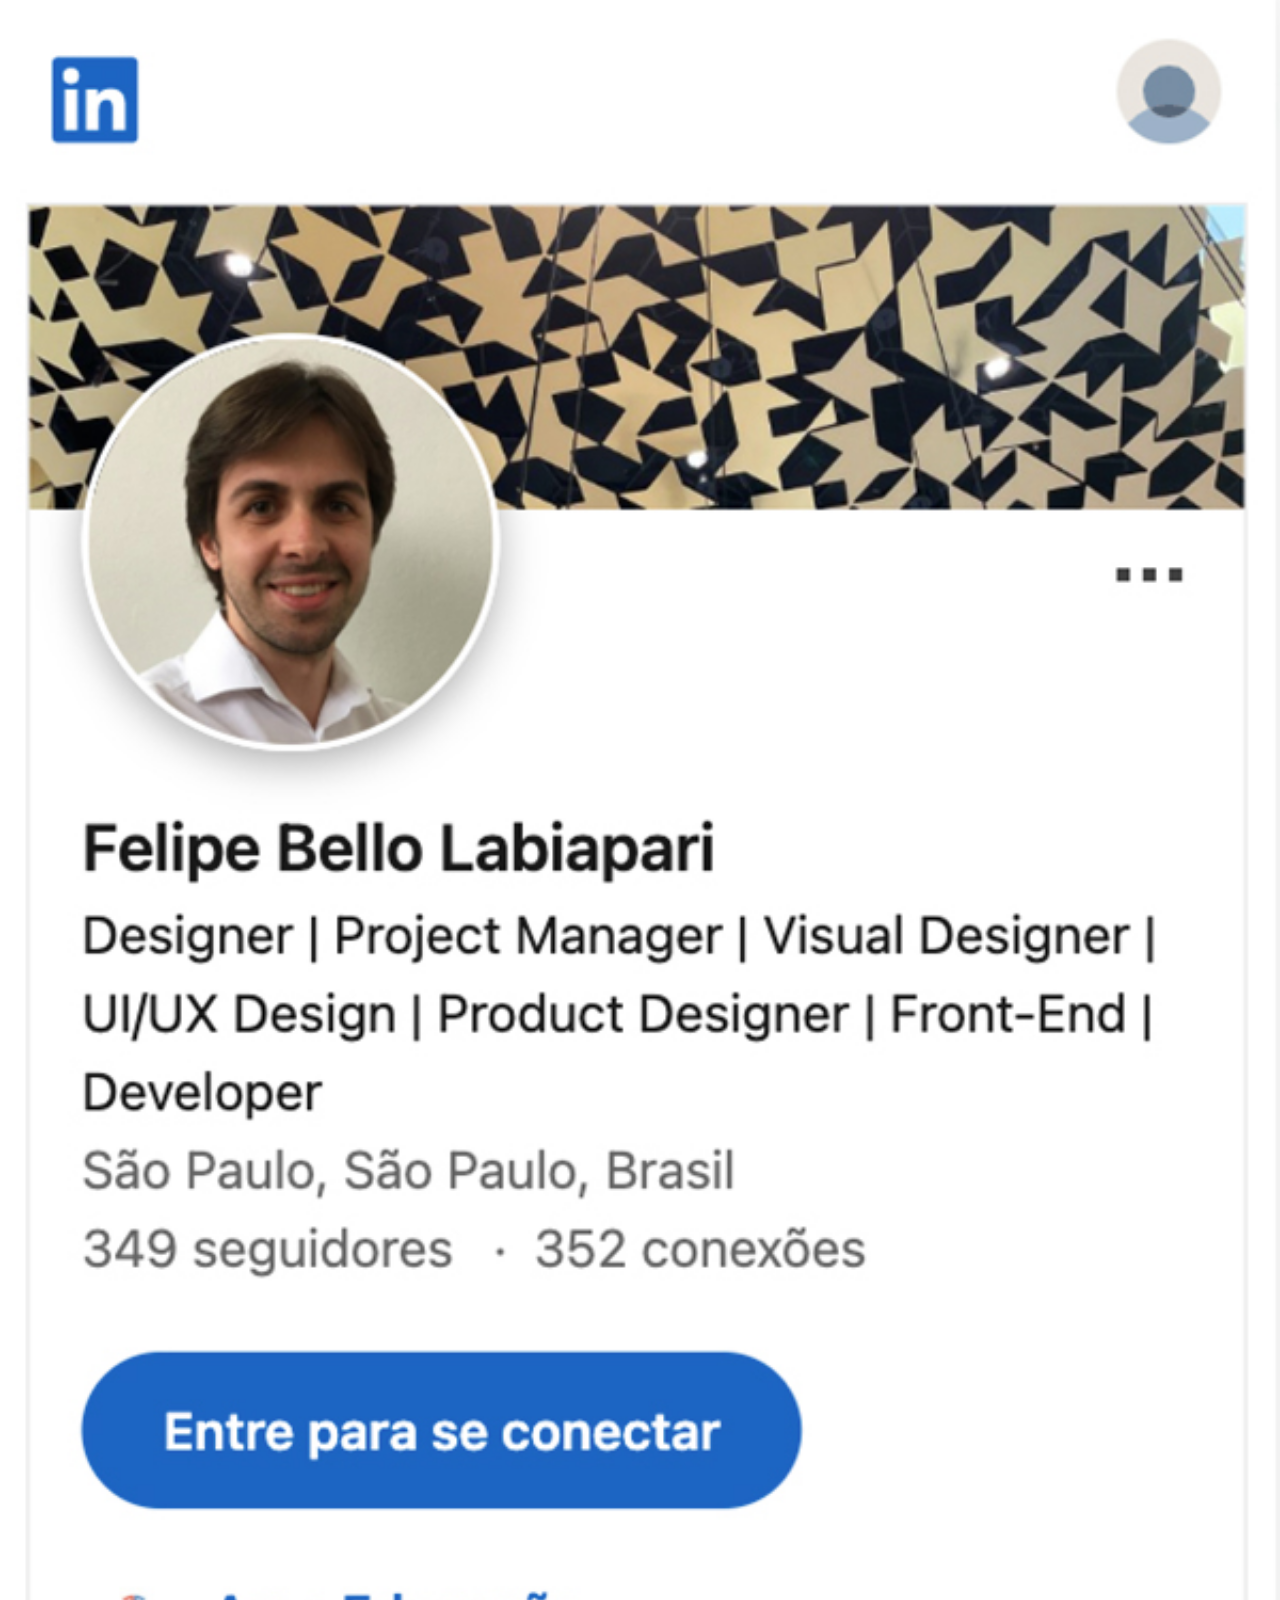
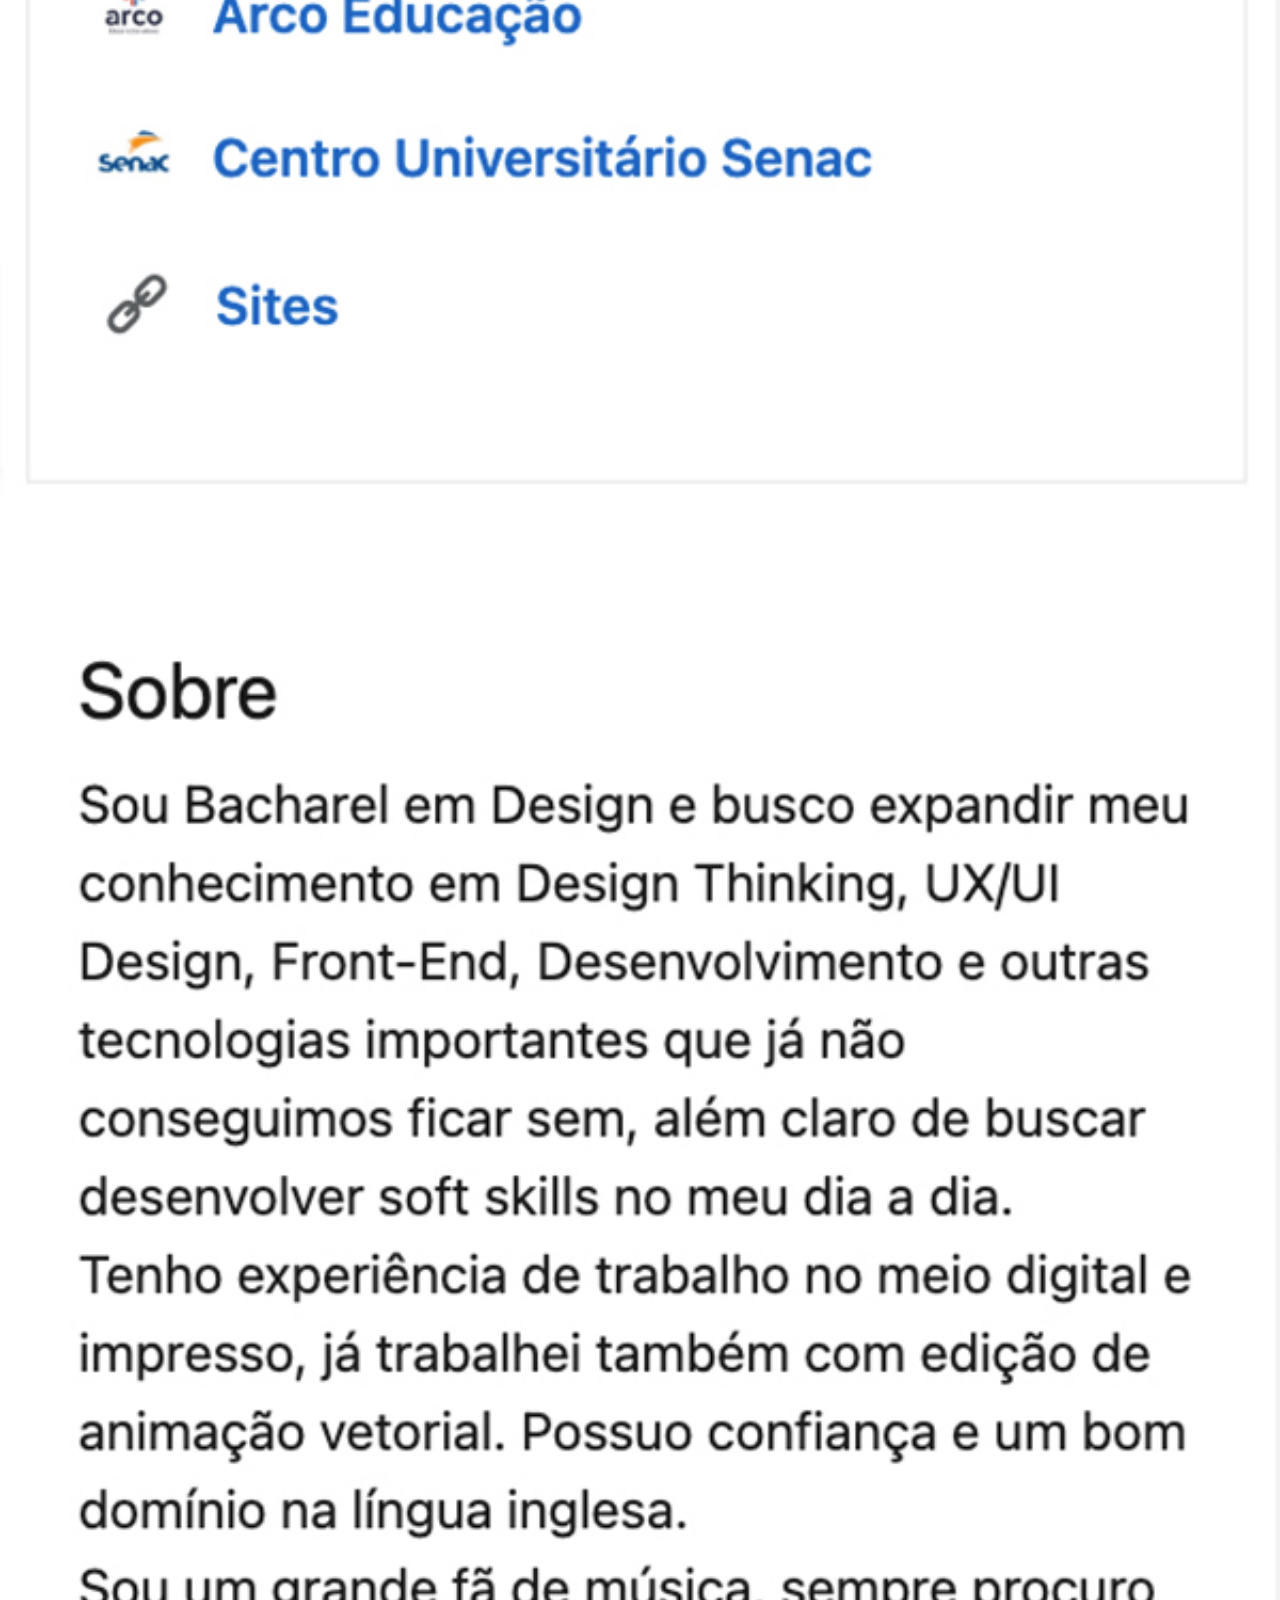
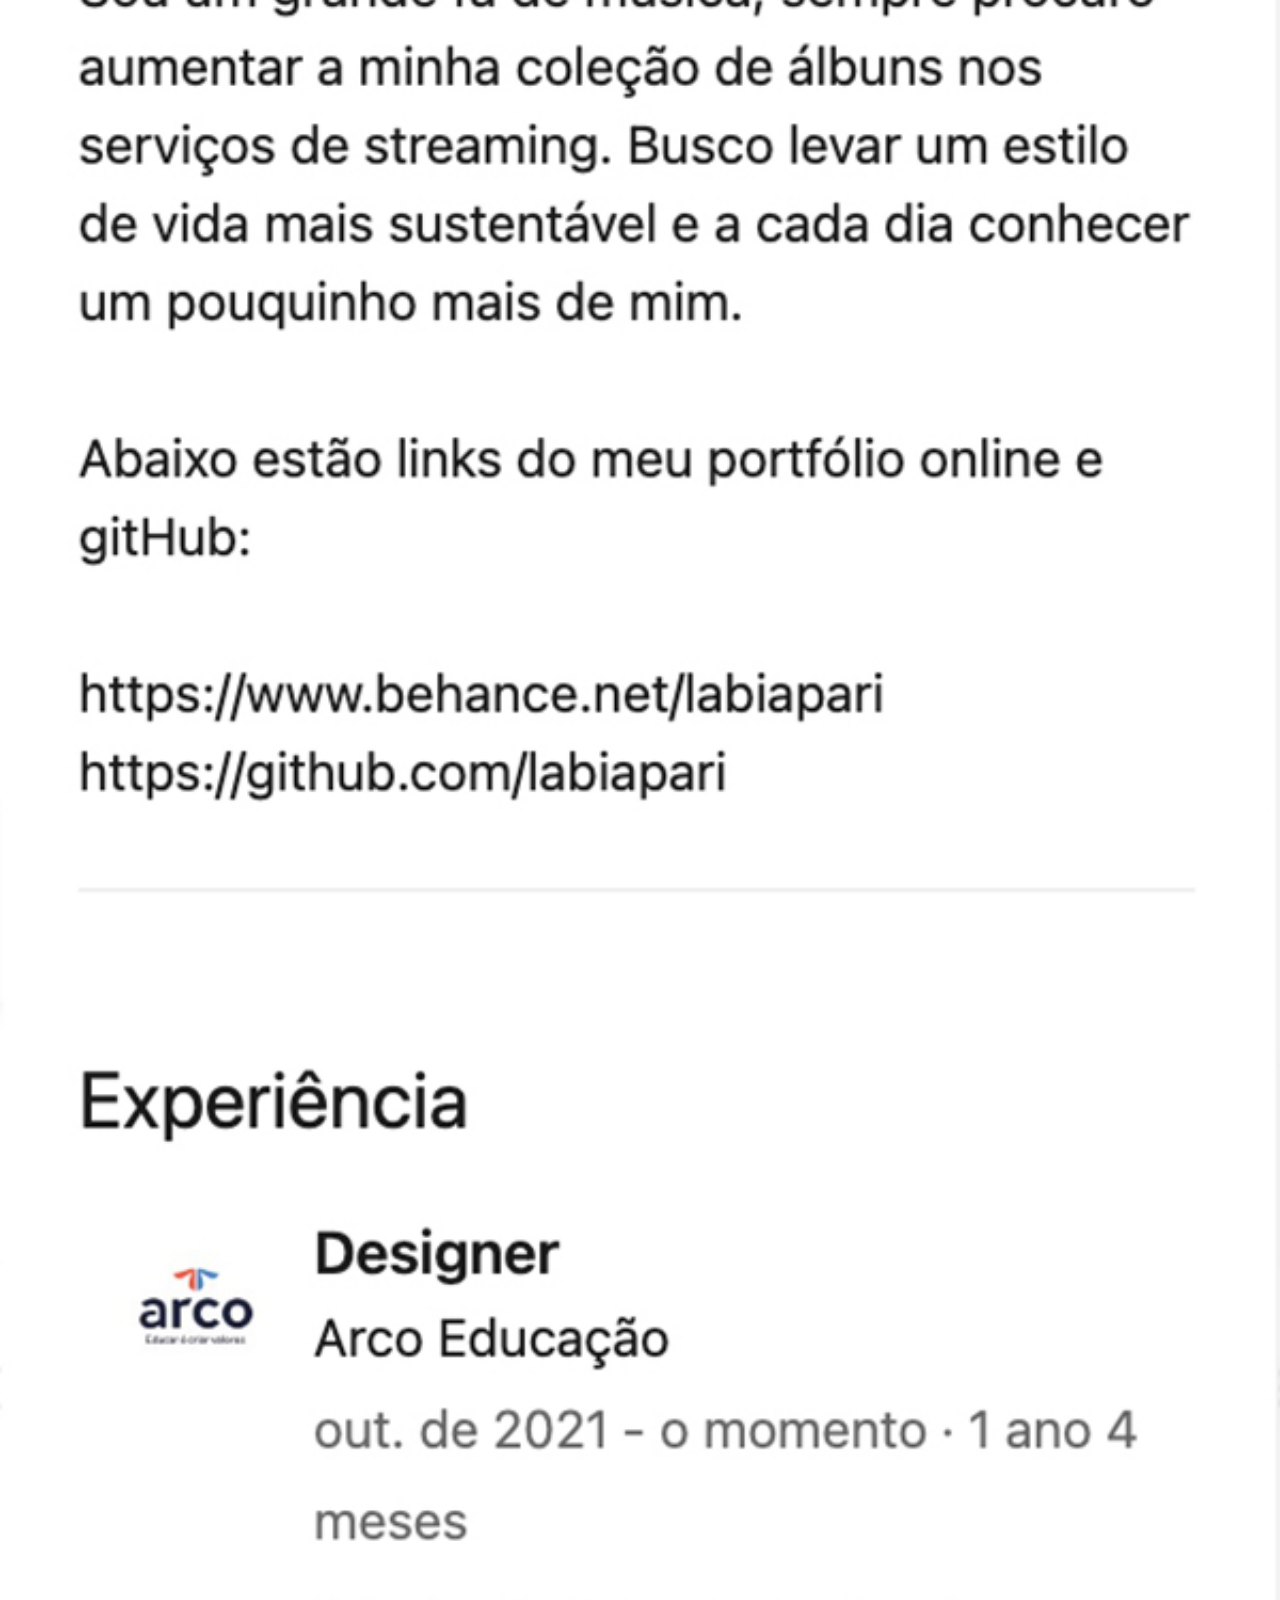
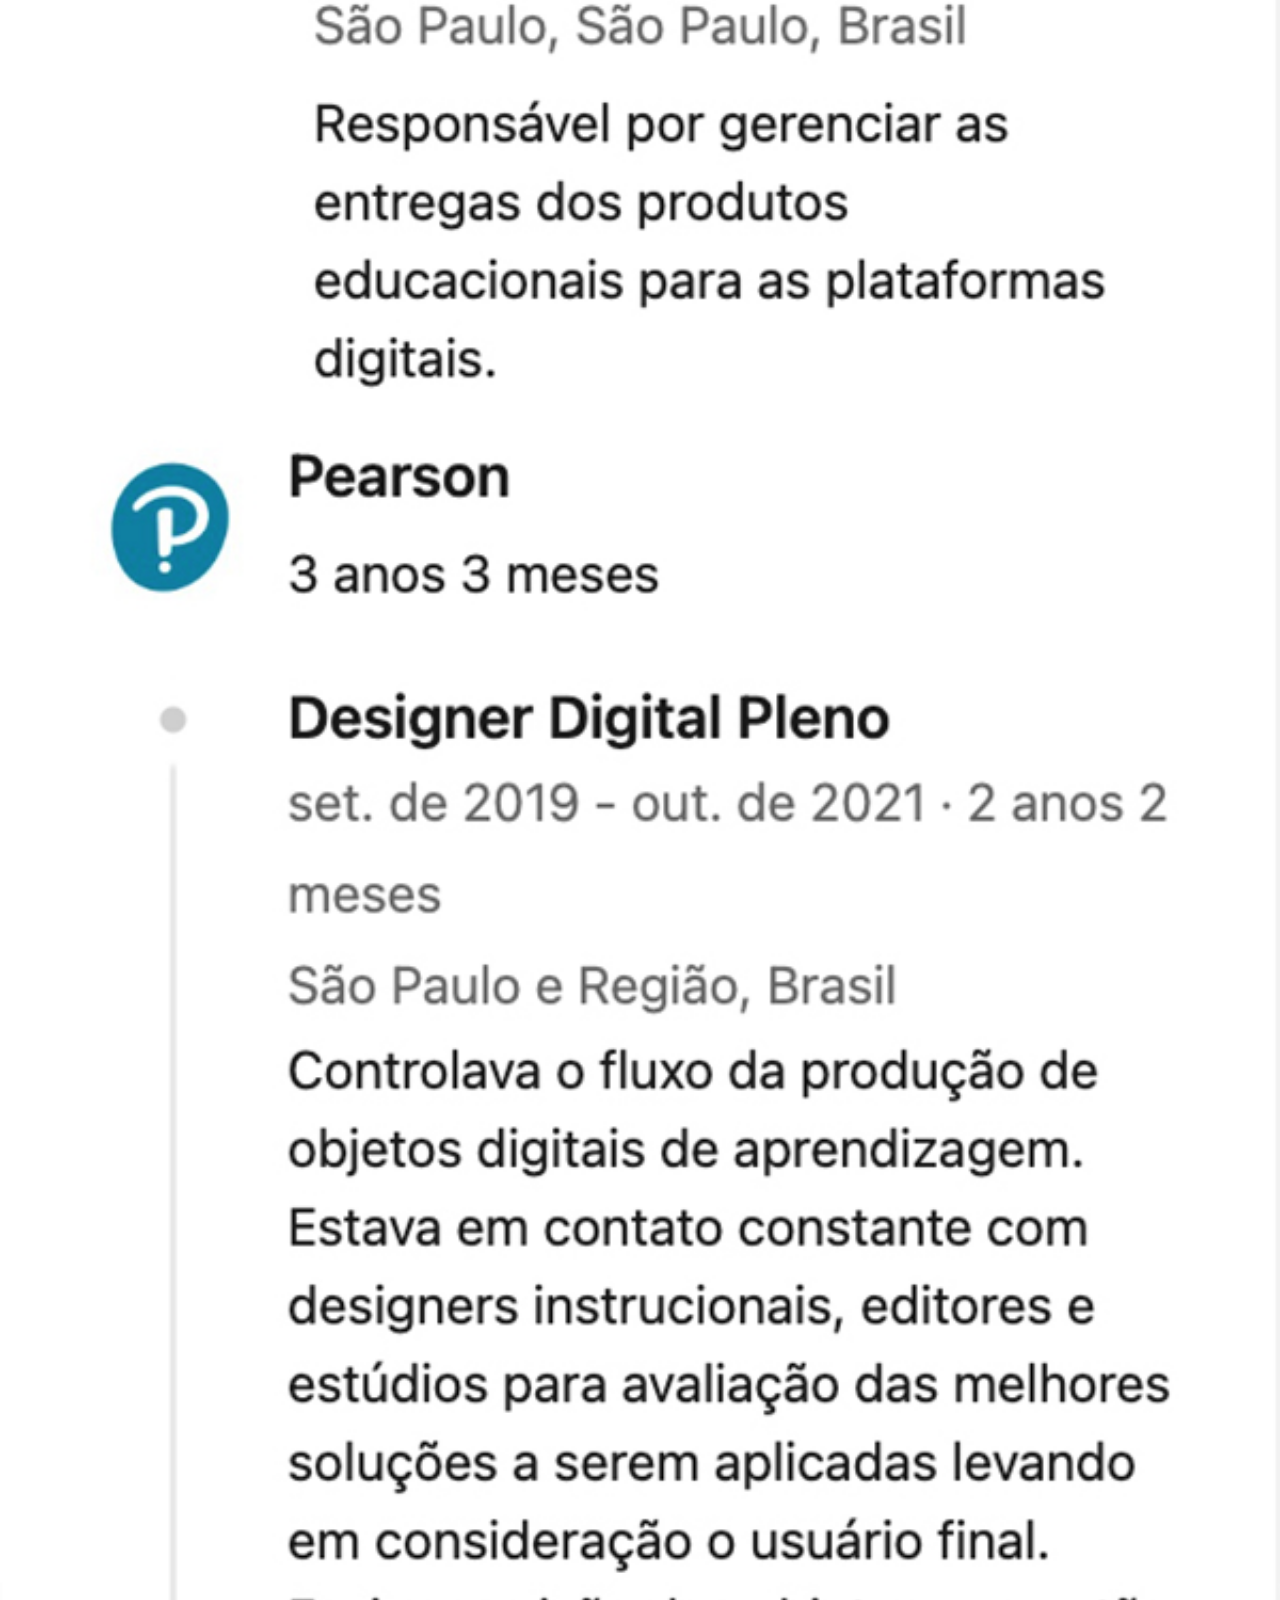
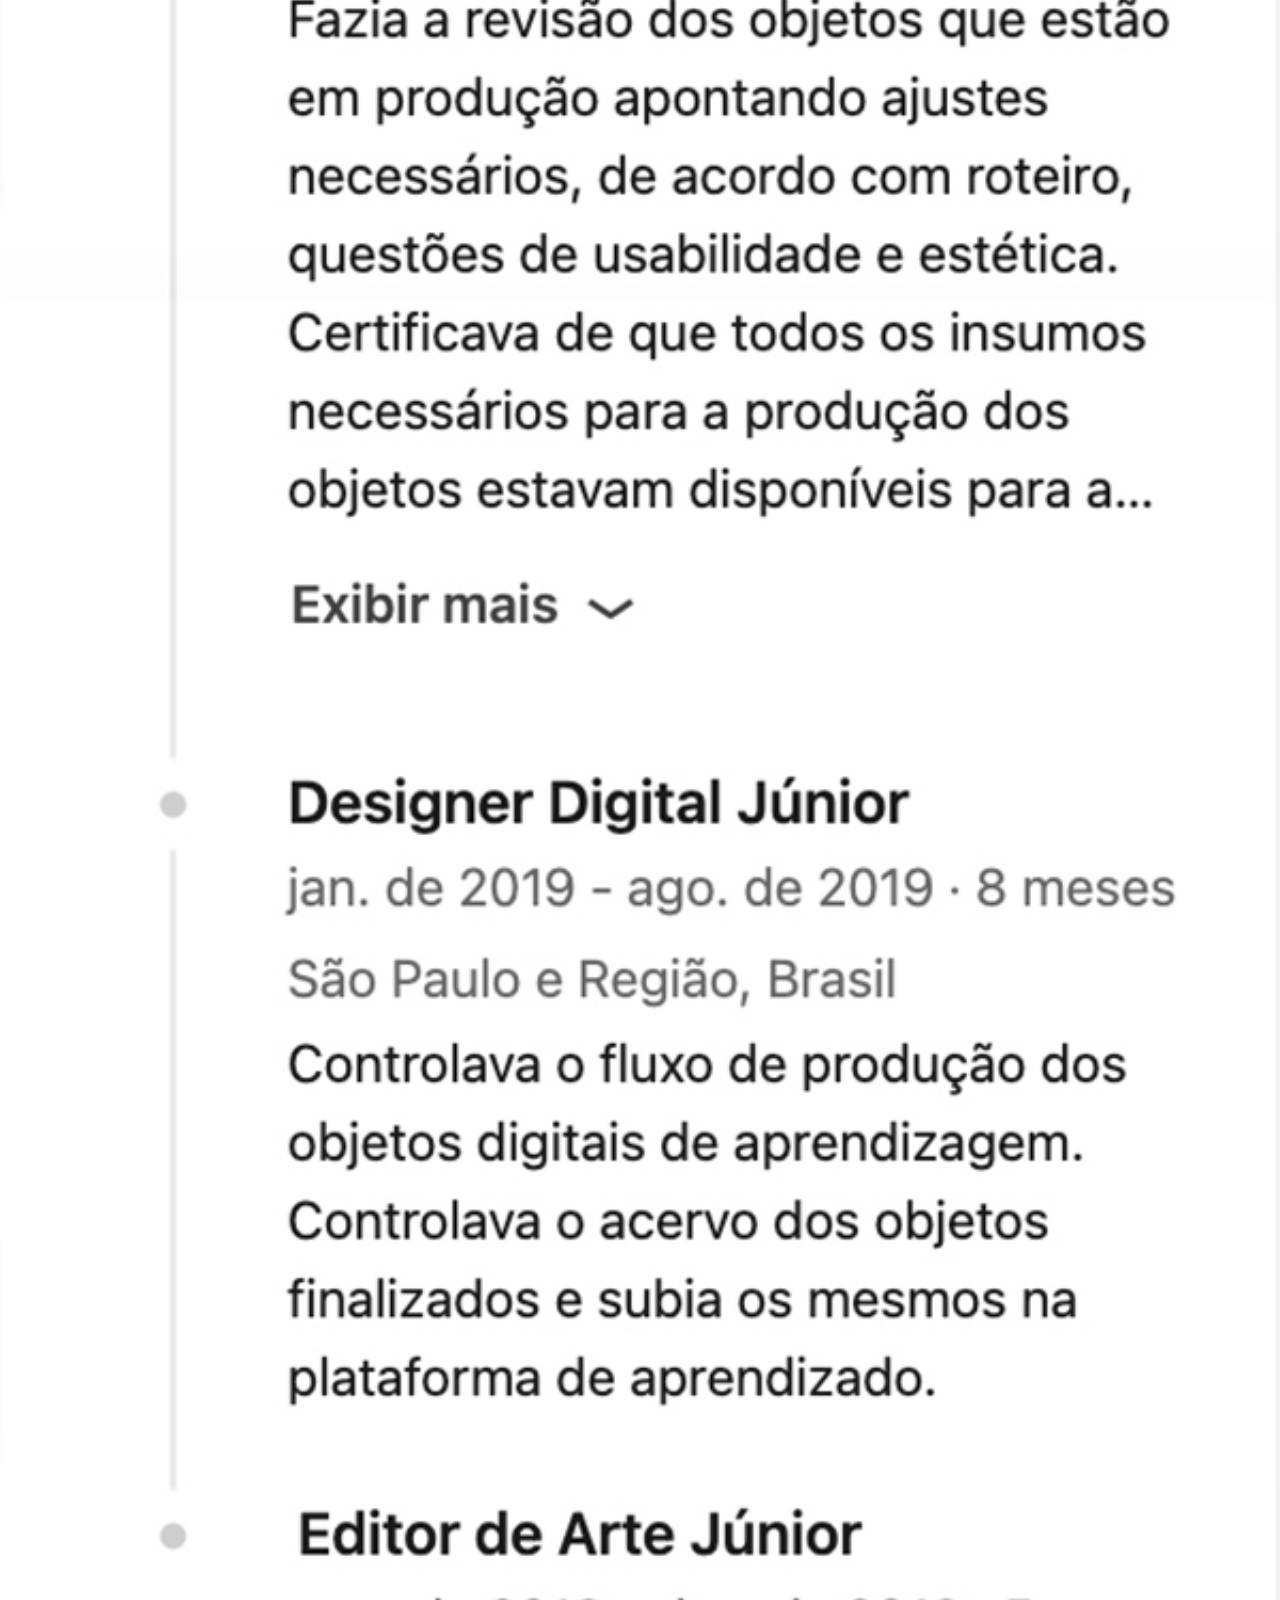
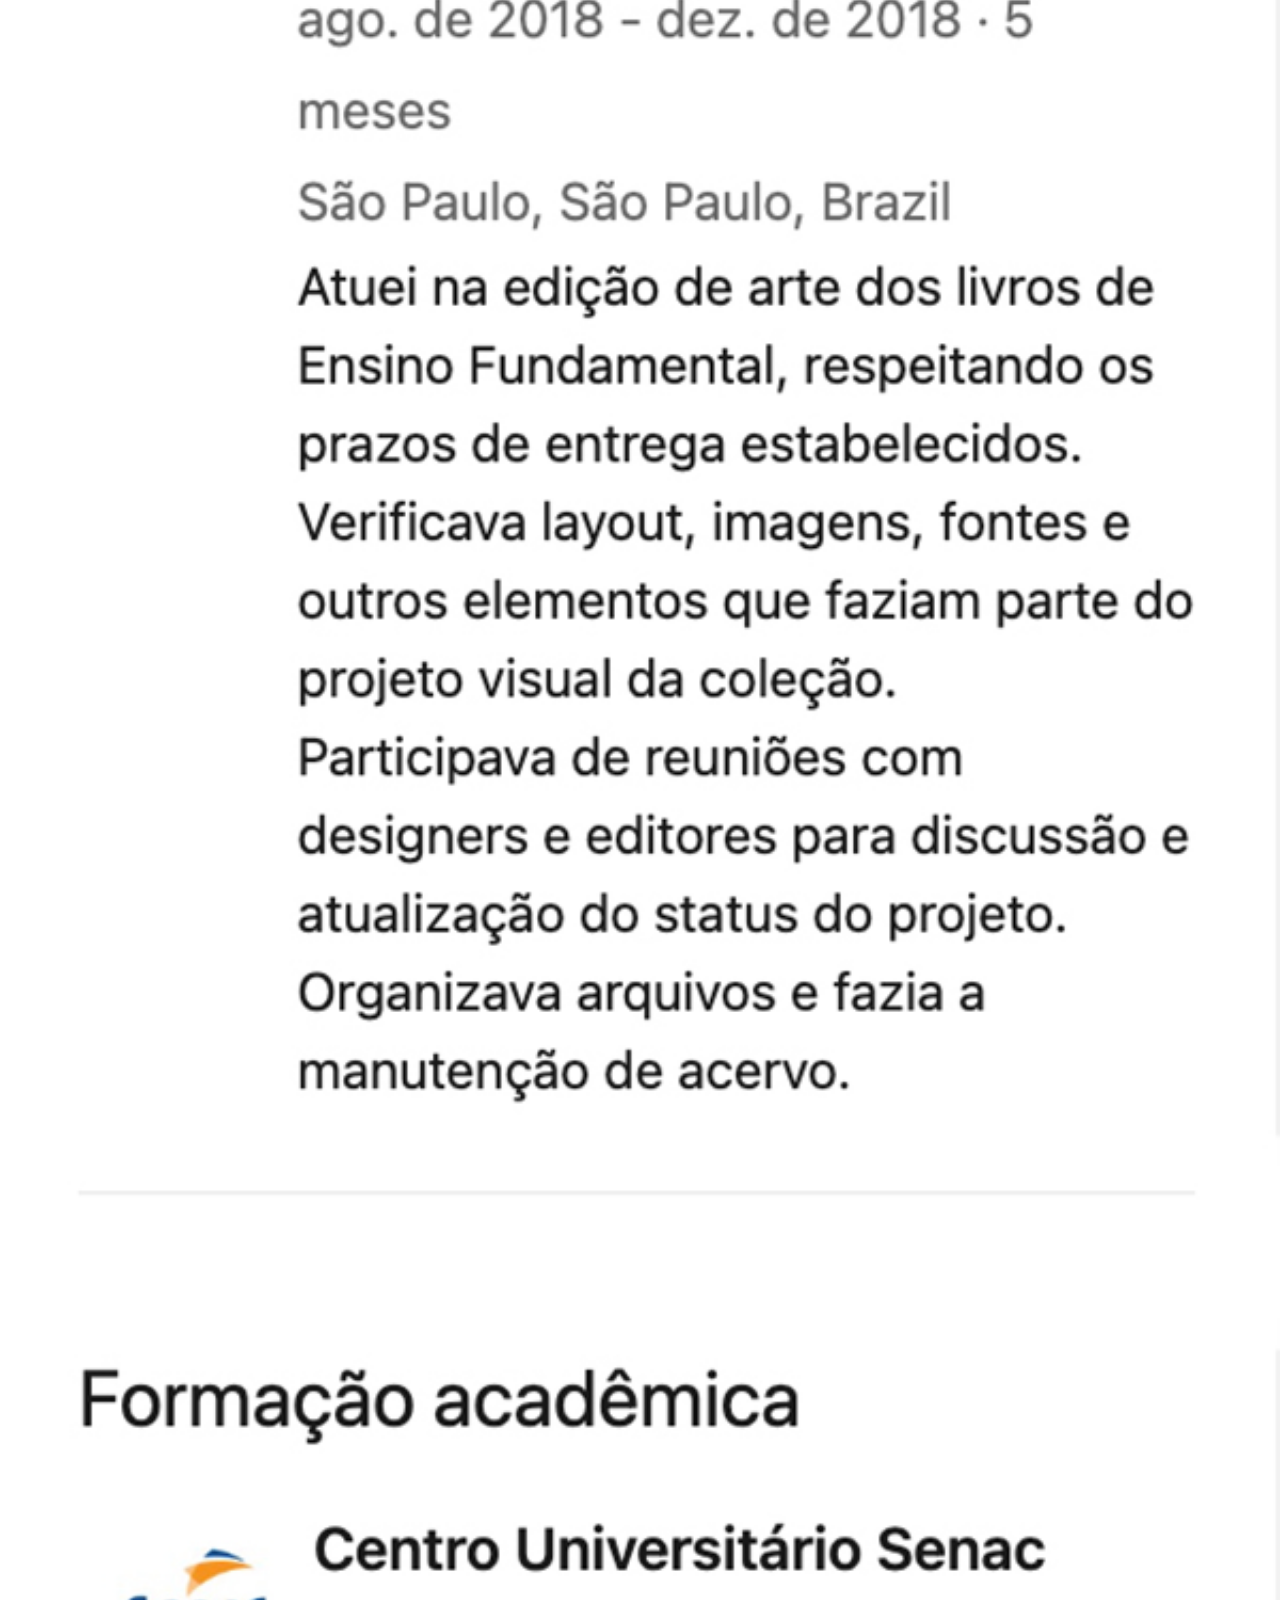
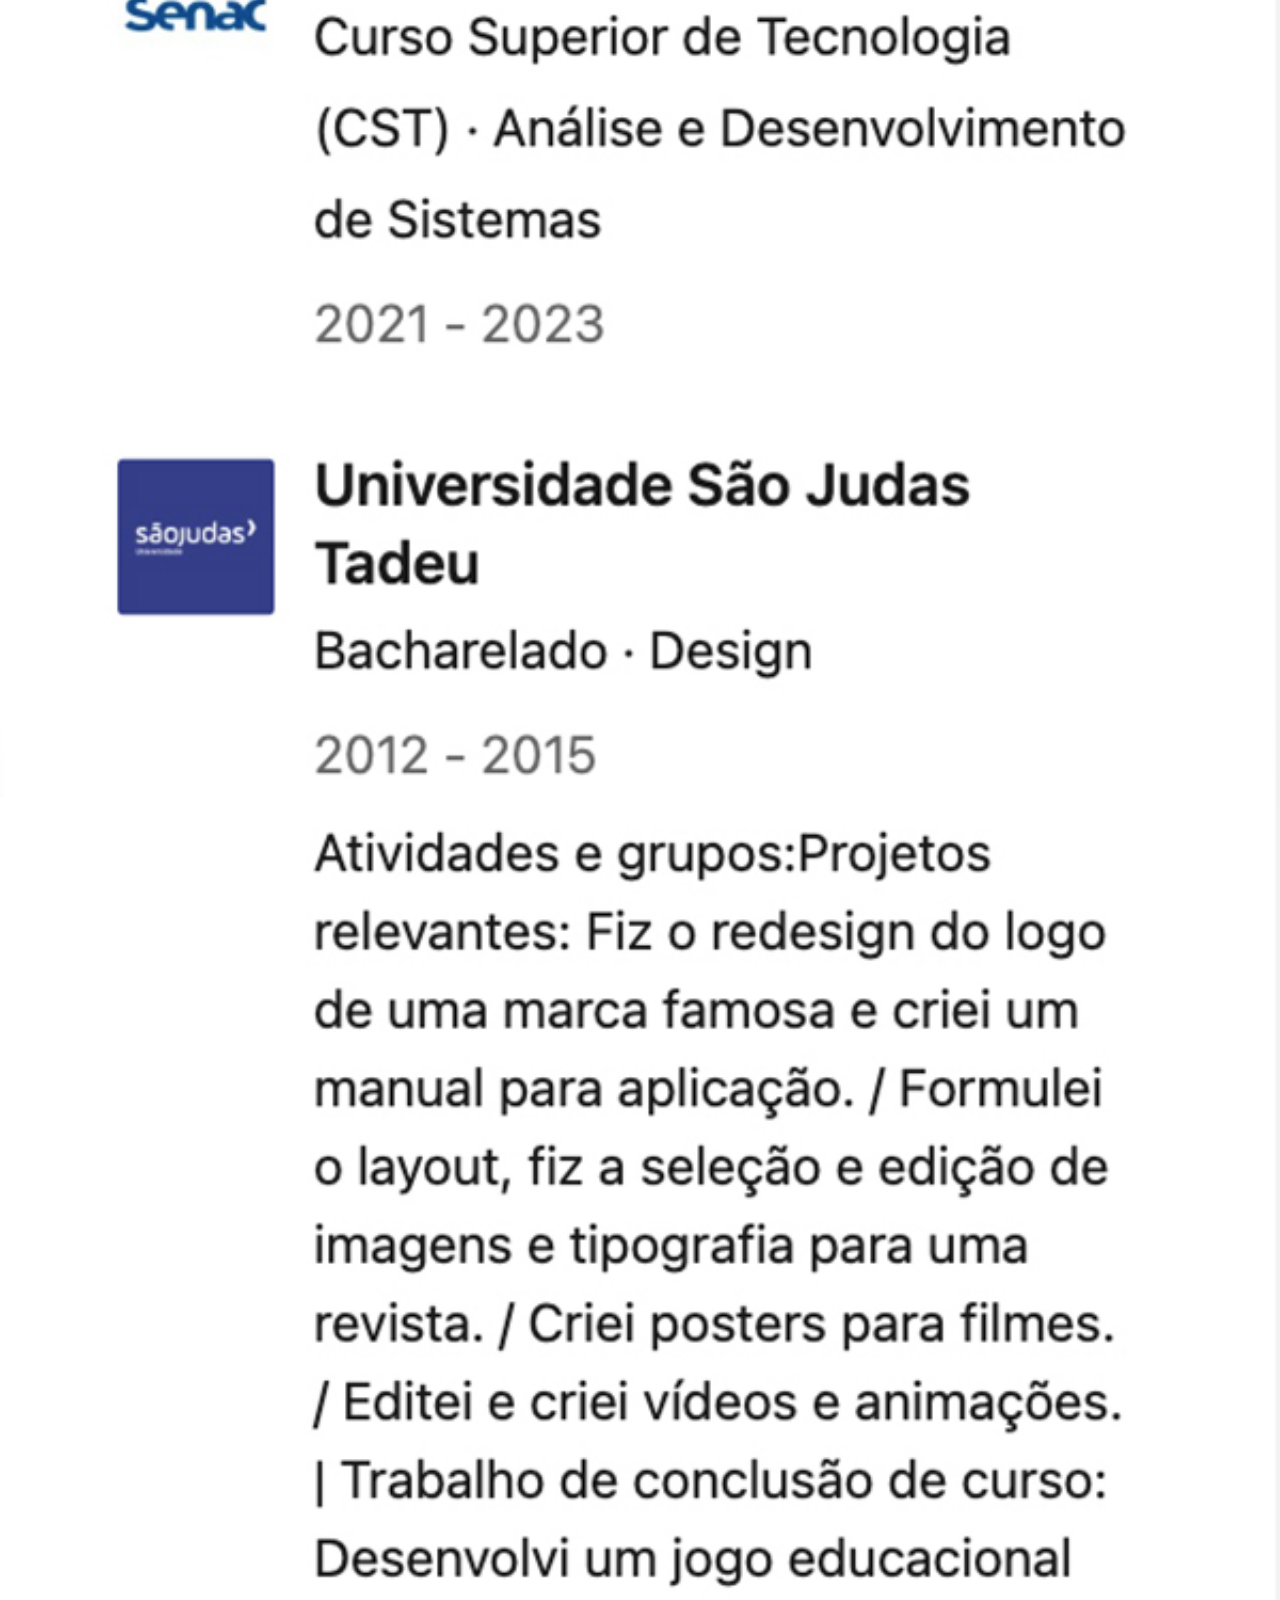
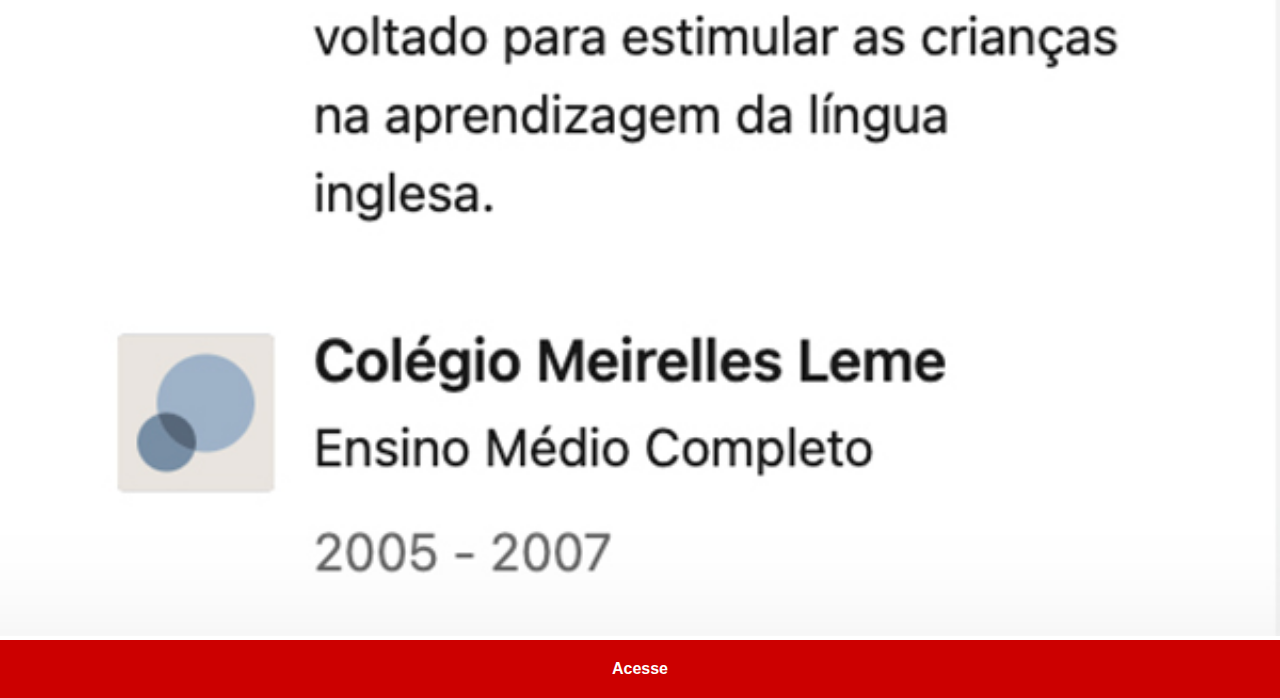
<file: linkedin.html>
<!DOCTYPE html>
<html lang="pt-br">
<head>
    <meta charset="UTF-8">
    <meta http-equiv="X-UA-Compatible" content="IE=edge">
    <meta name="viewport" content="width=device-width, initial-scale=1.0">
    <title>Linkedin</title>
    <link rel="stylesheet" href="estilos/social.css">
</head>
<body>
    <img src="imagens/prints-social/tela-linkedin.jpg" alt="Linkedin">
    <a href="https://br.linkedin.com/in/felipe-bello-labiapari" target="_blank">Acesse</a>
</body>
</html>
</file>
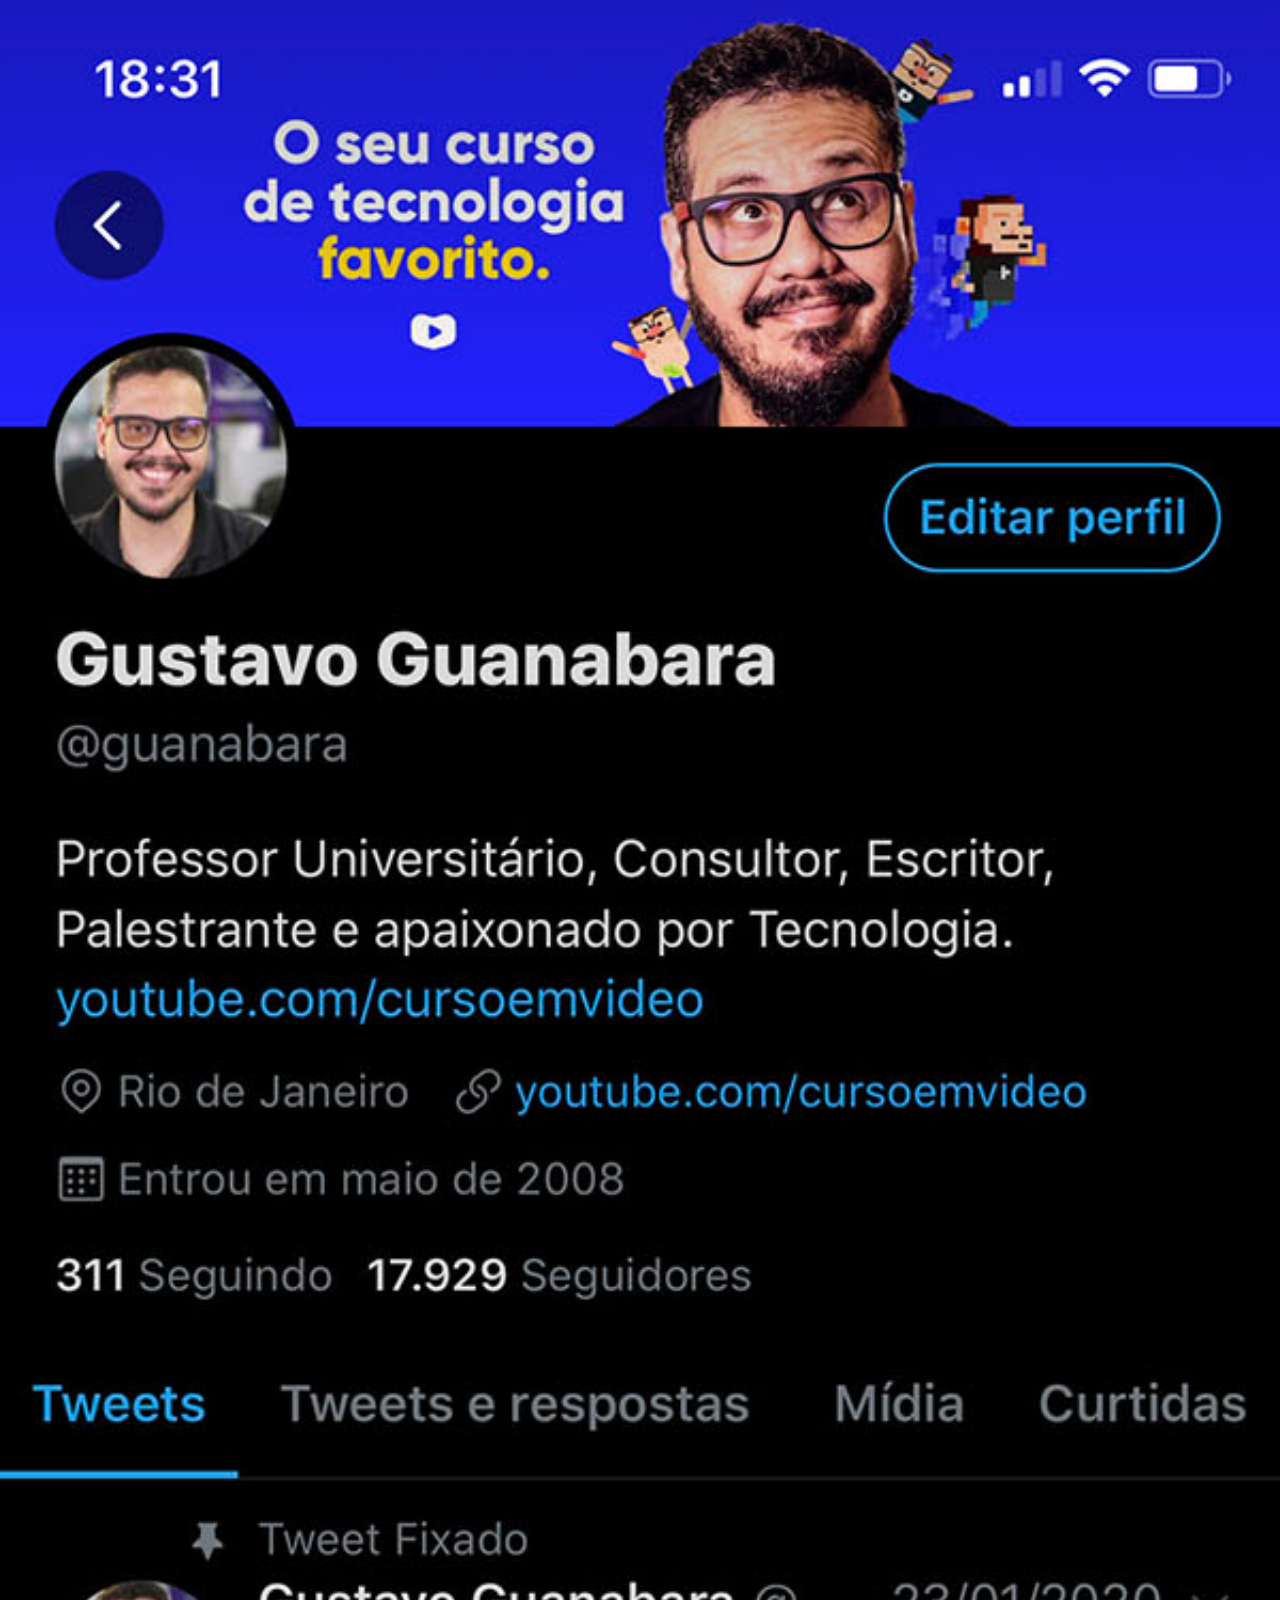
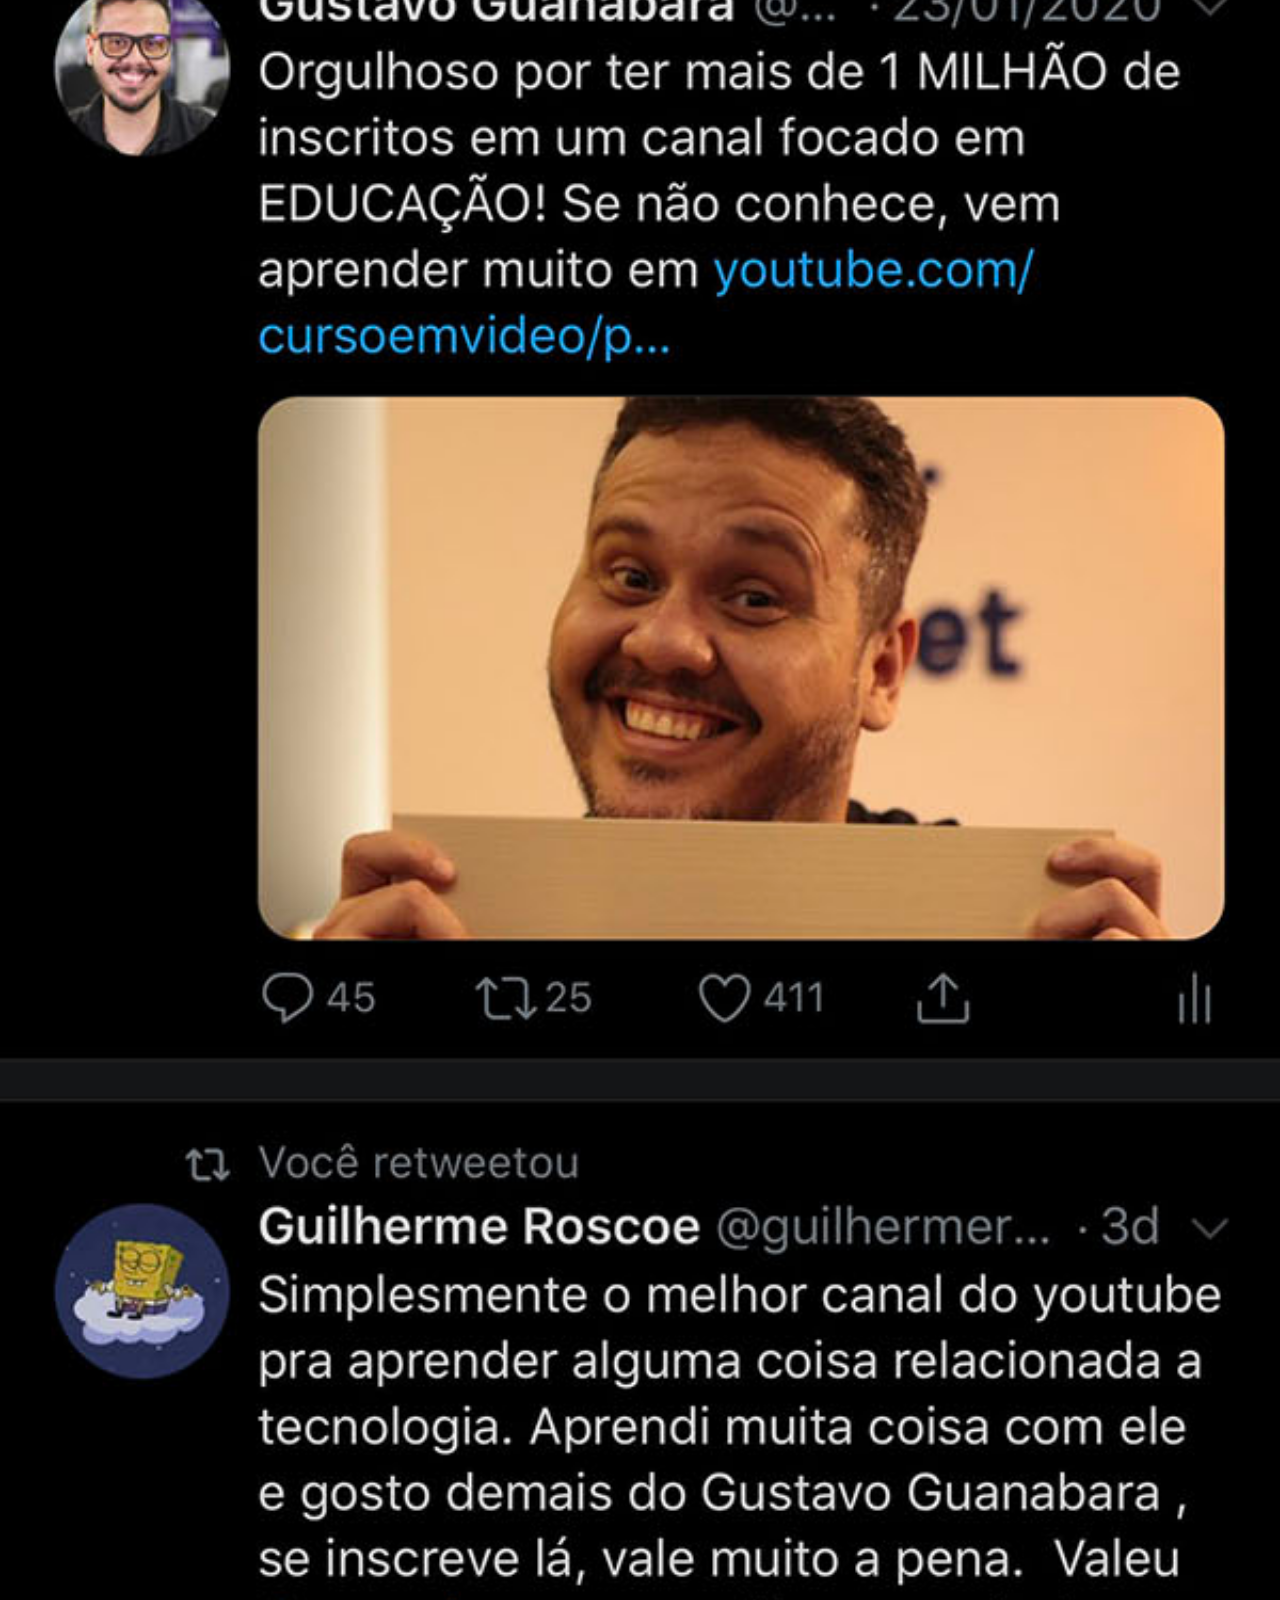
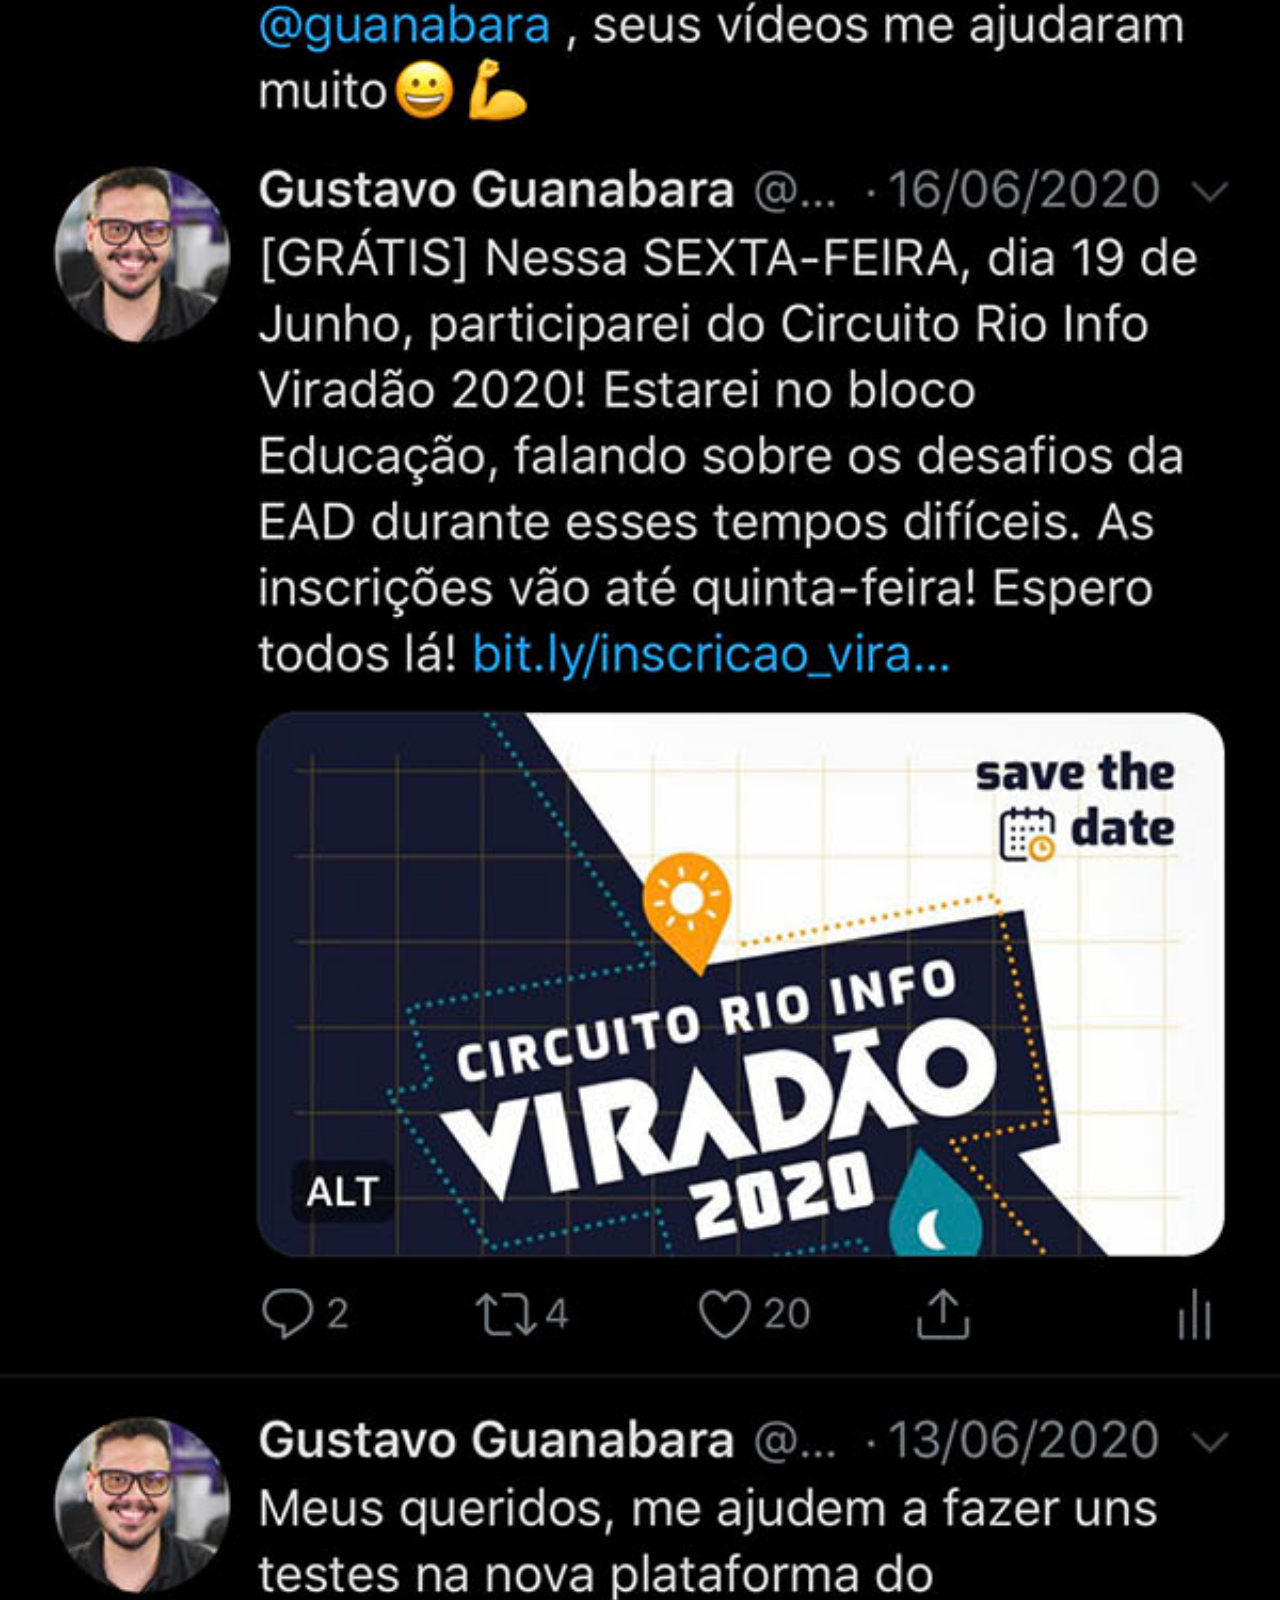
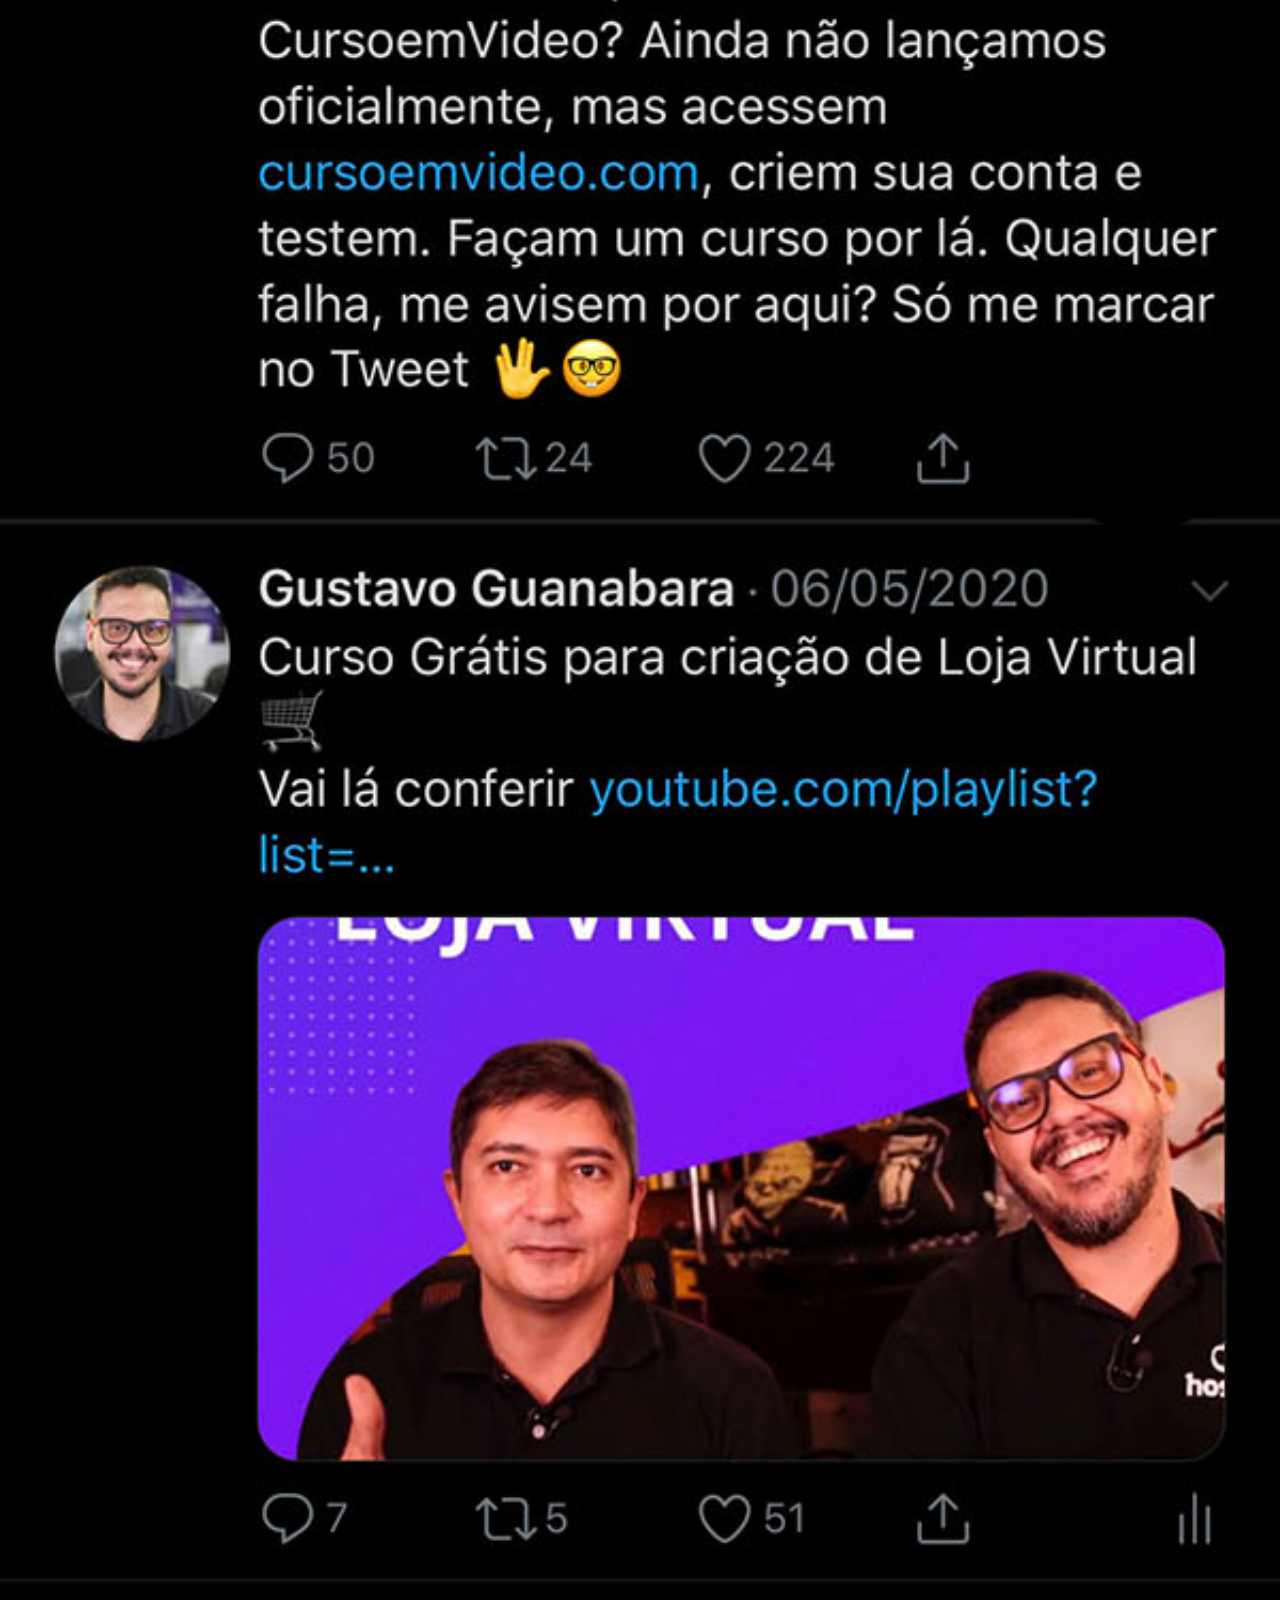
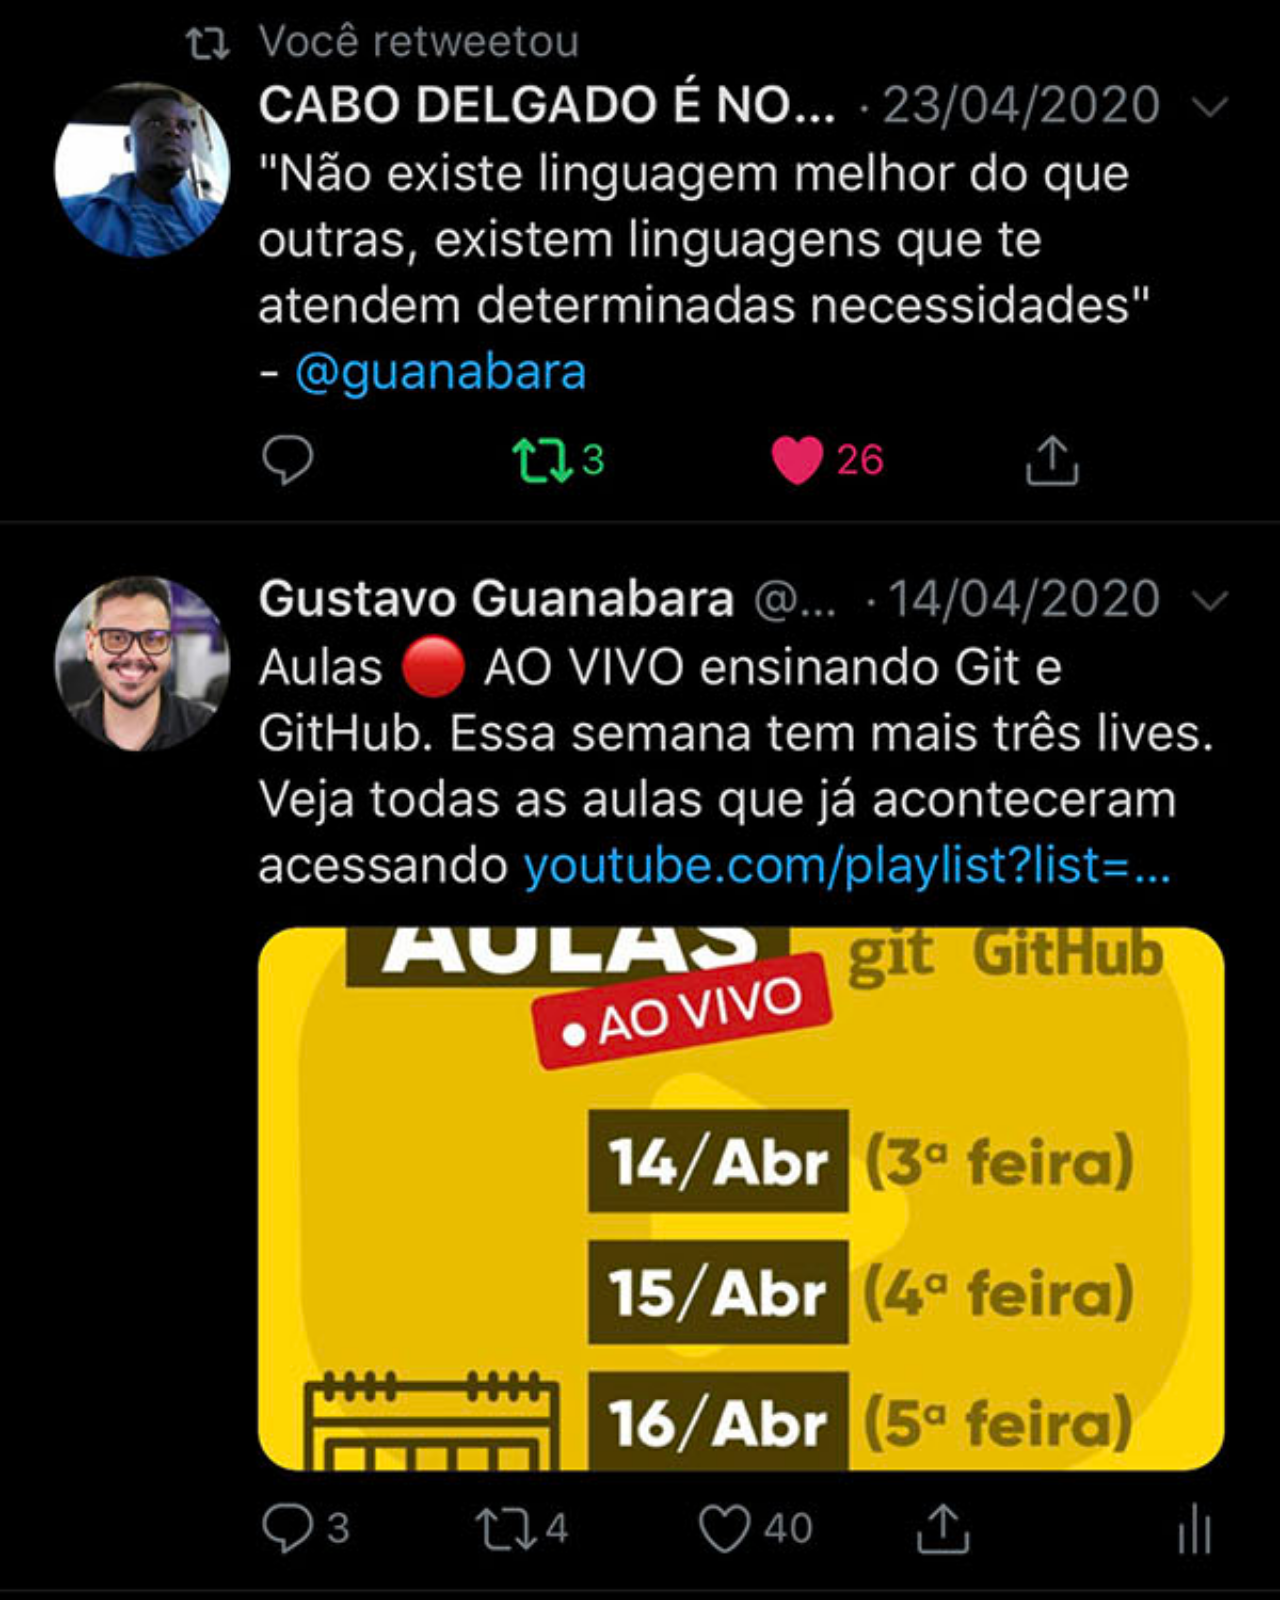
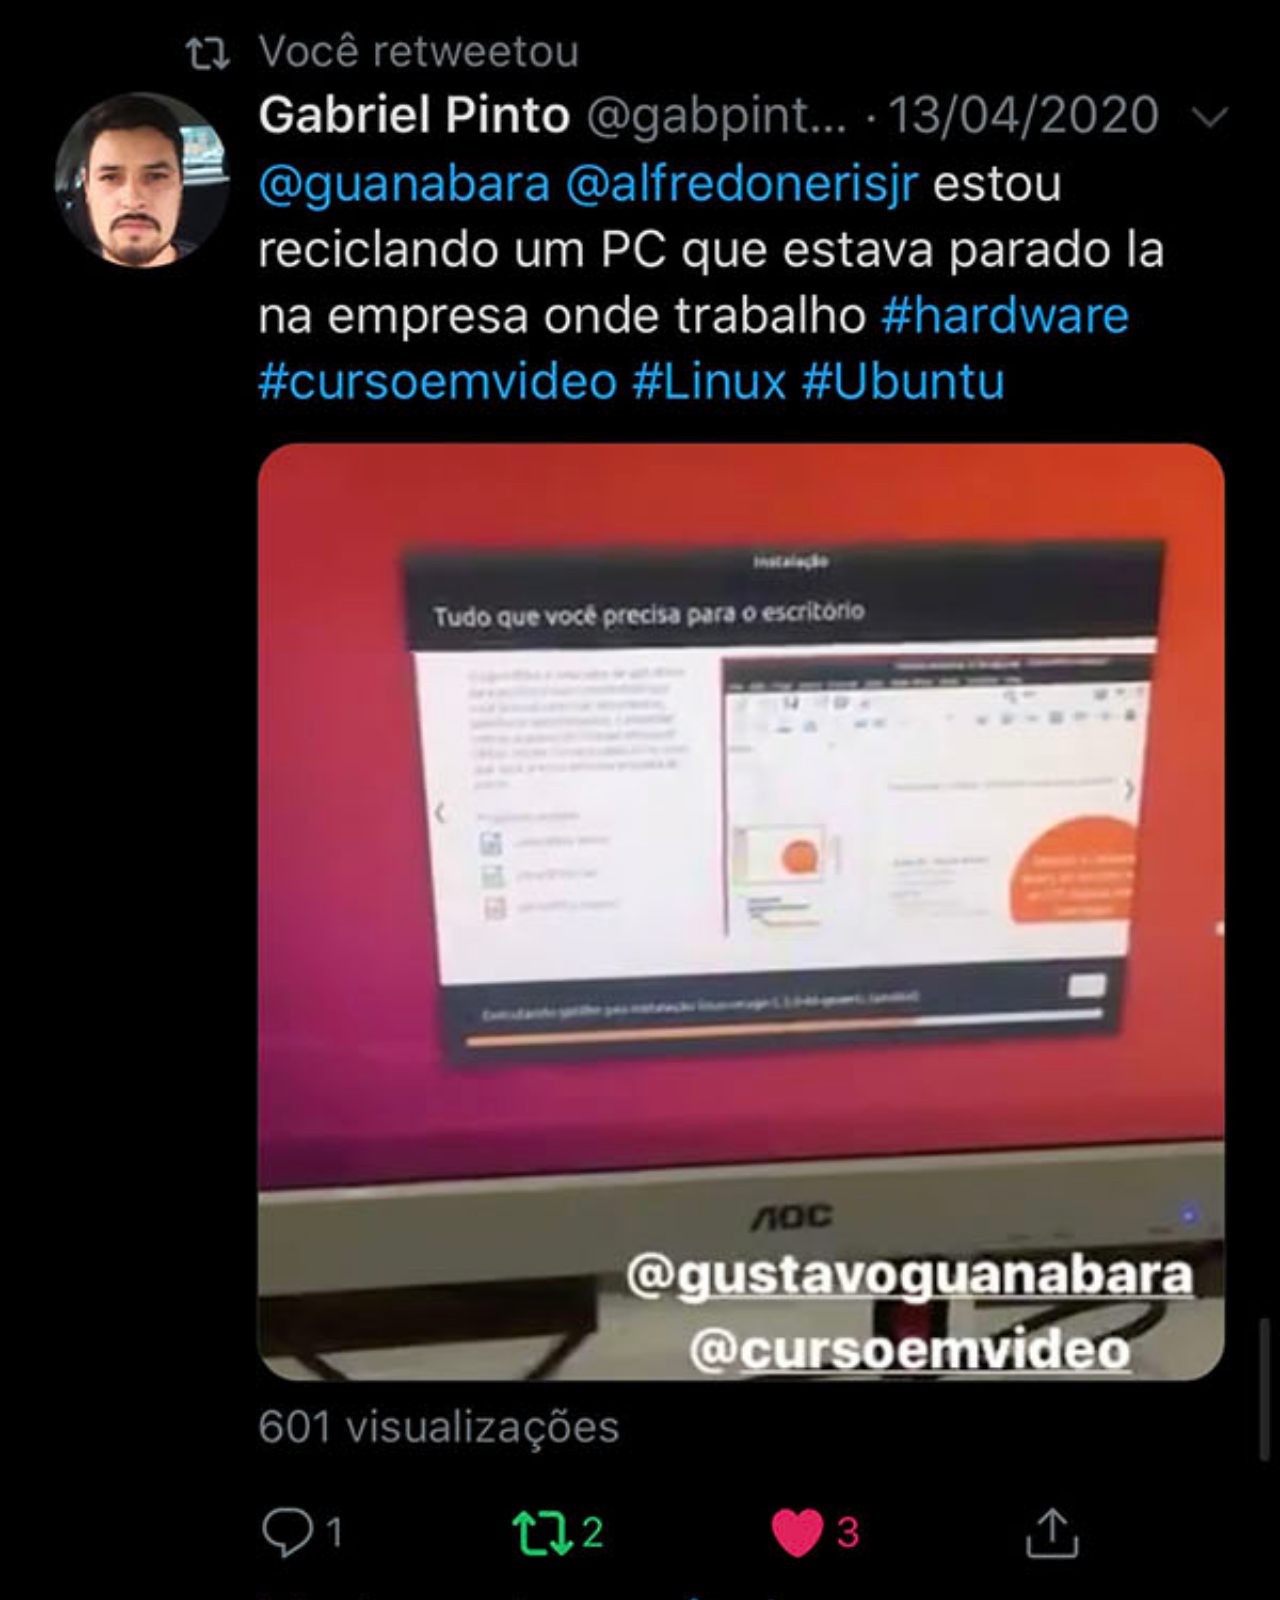
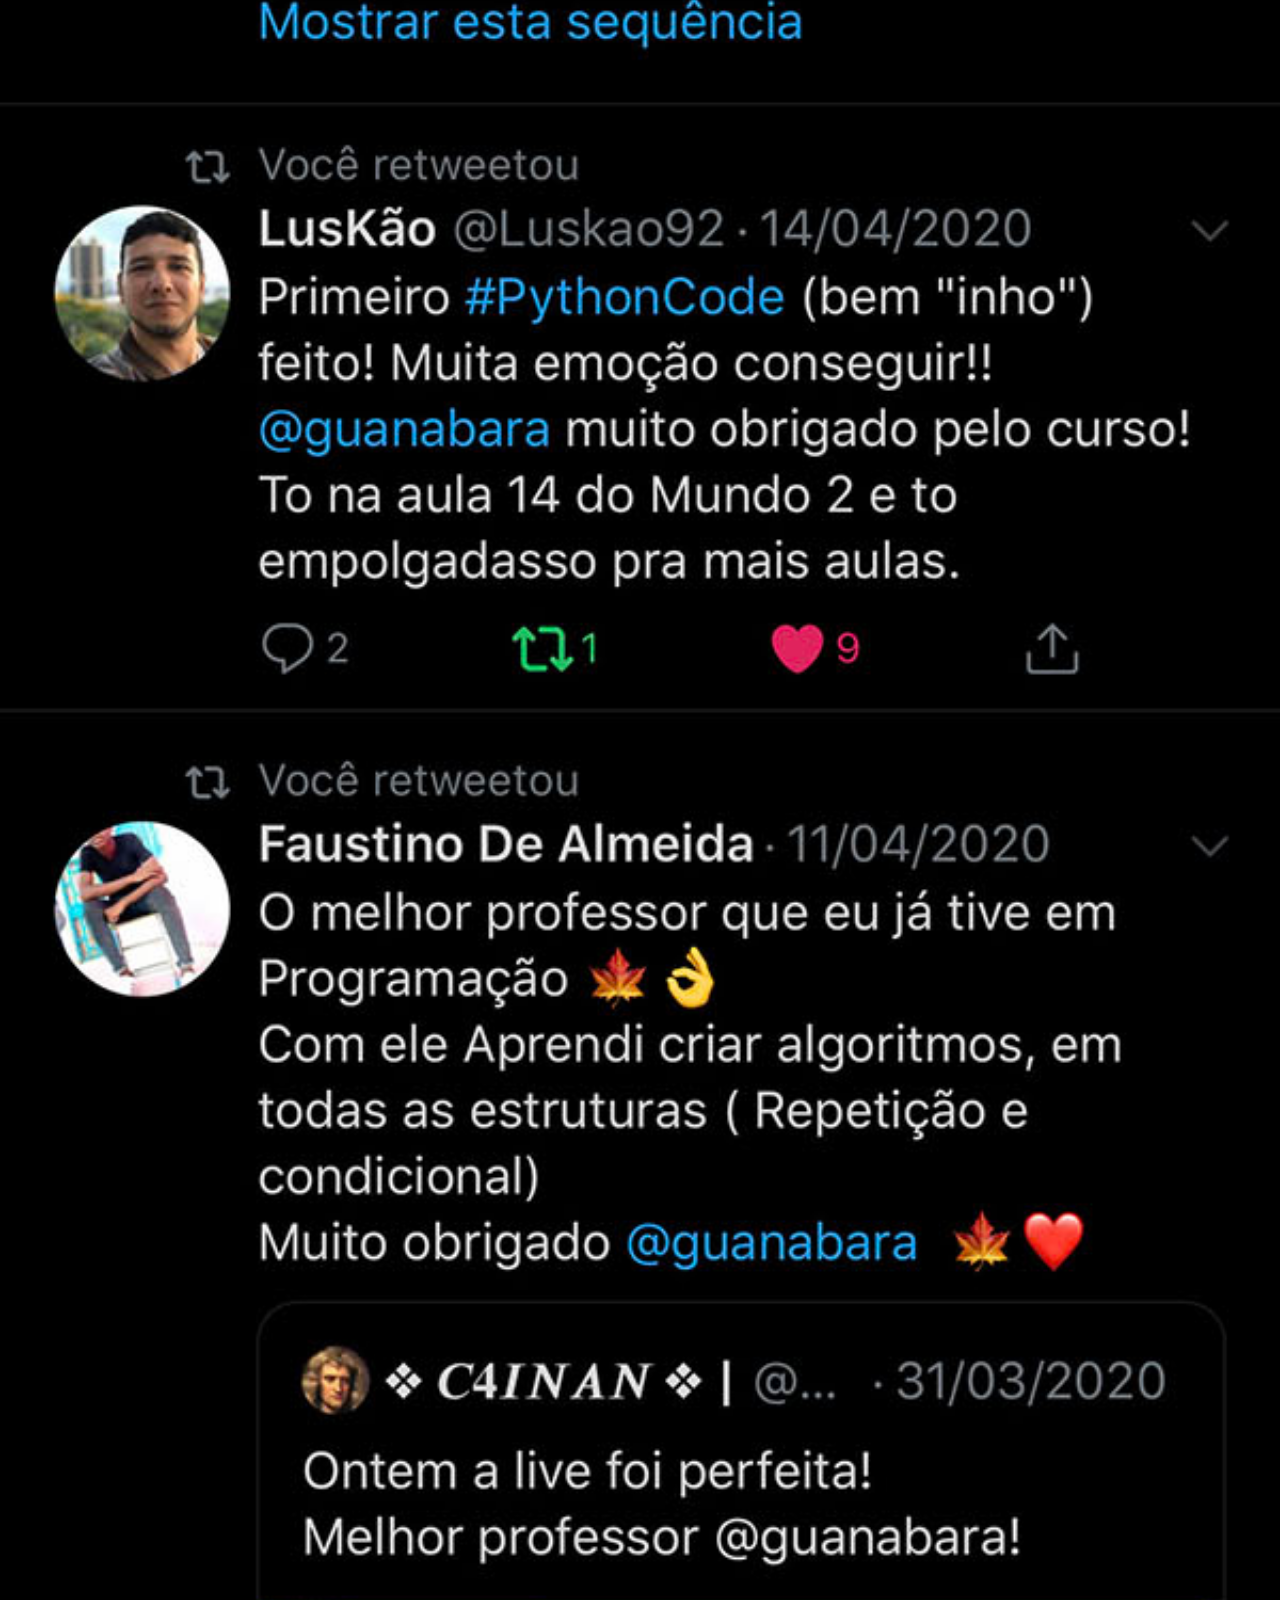
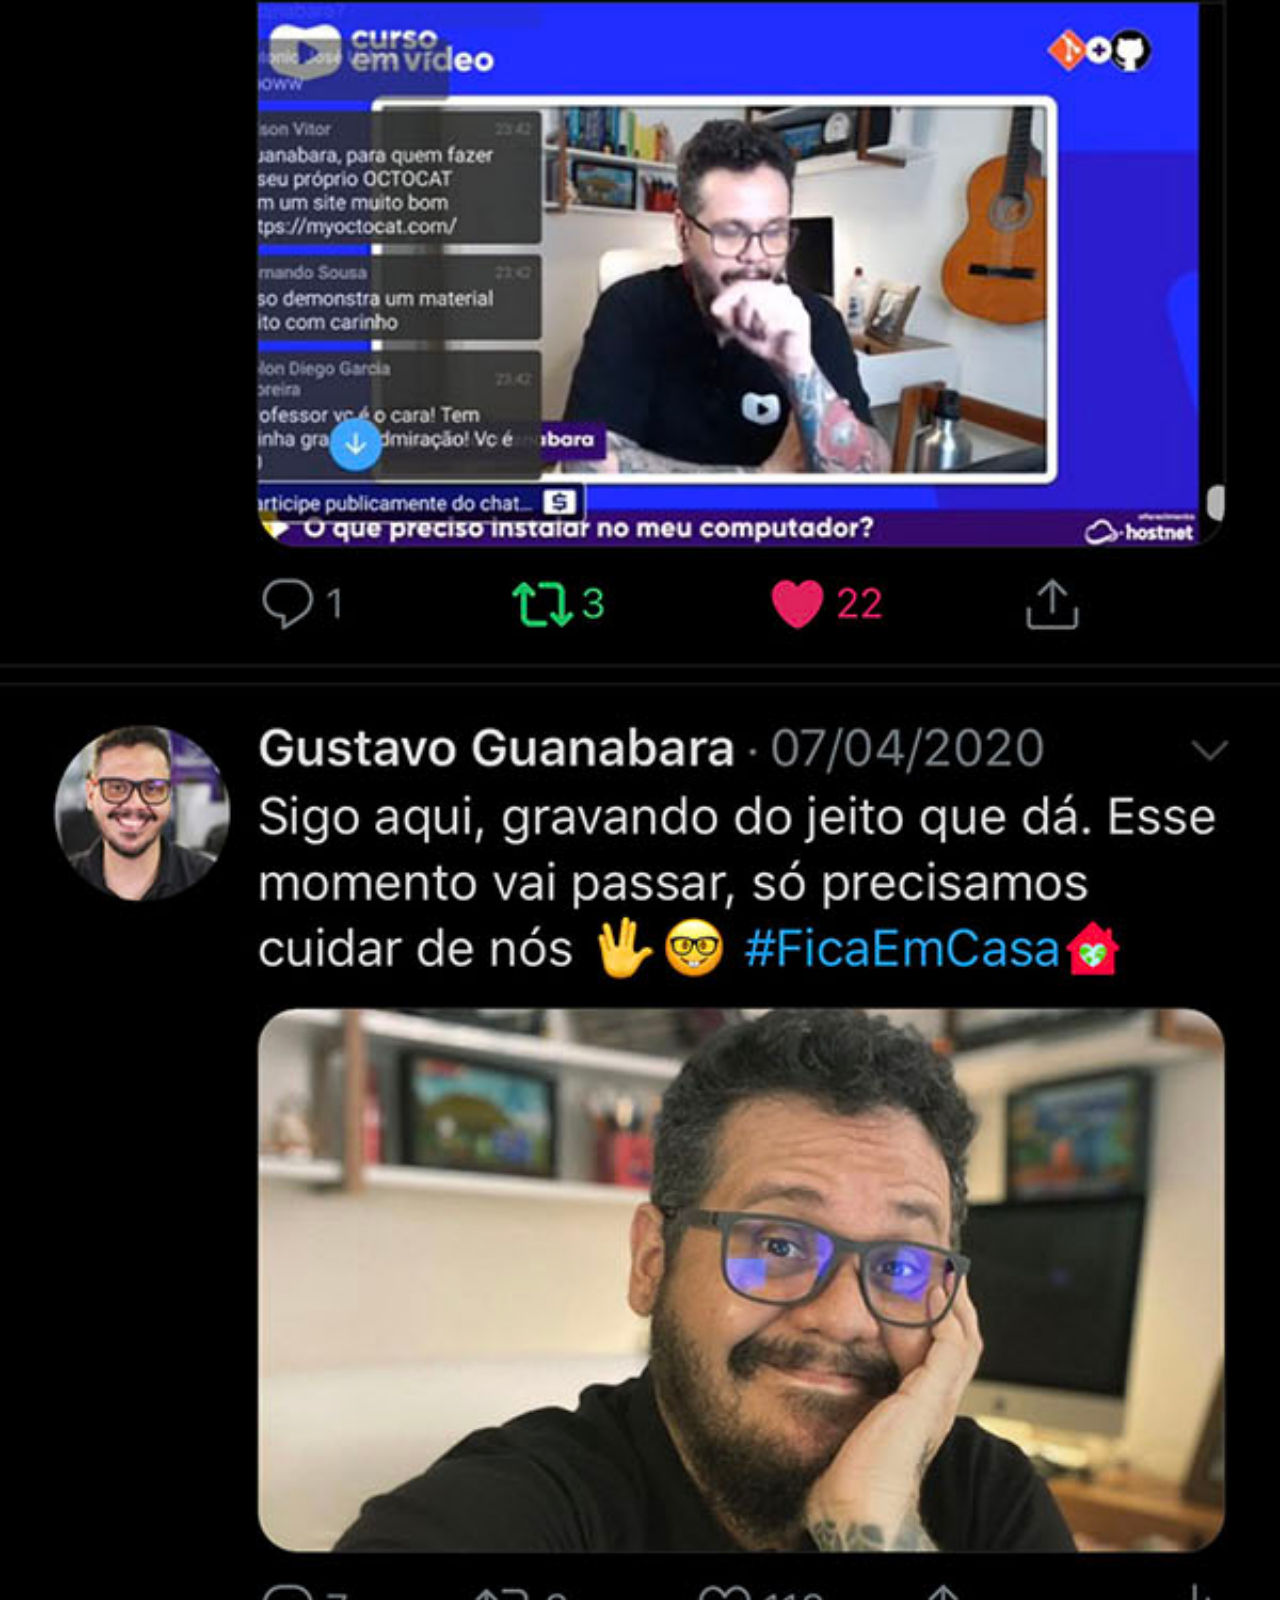
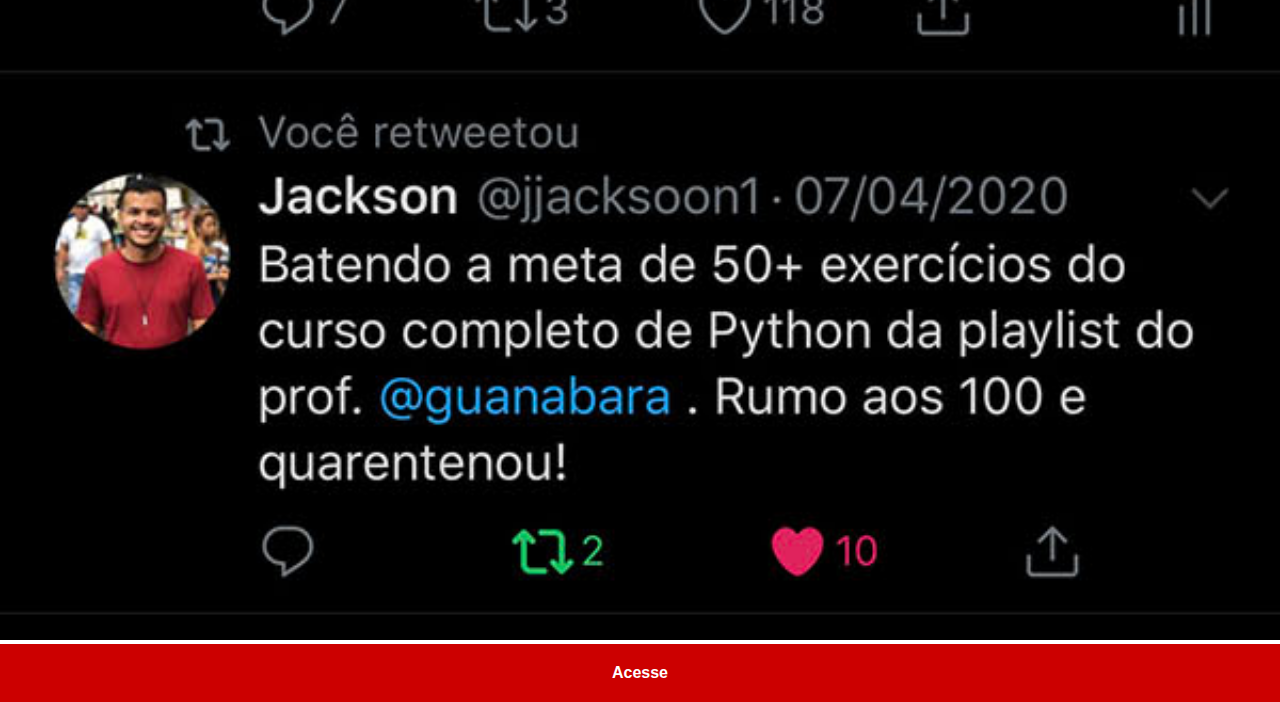
<file: twitter.html>
<!DOCTYPE html>
<html lang="pt-br">
<head>
    <meta charset="UTF-8">
    <meta http-equiv="X-UA-Compatible" content="IE=edge">
    <meta name="viewport" content="width=device-width, initial-scale=1.0">
    <title>Twitter</title>
    <link rel="stylesheet" href="estilos/social.css">
</head>
<body>
    <img src="imagens/tela-twitter.jpg" alt="Twitter">
    <a href="https://twitter.com/guanabara?ref_src=twsrc%5Egoogle%7Ctwcamp%5Eserp%7Ctwgr%5Eauthor" target="_blank">Acesse</a>
</body>
</html>
</file>
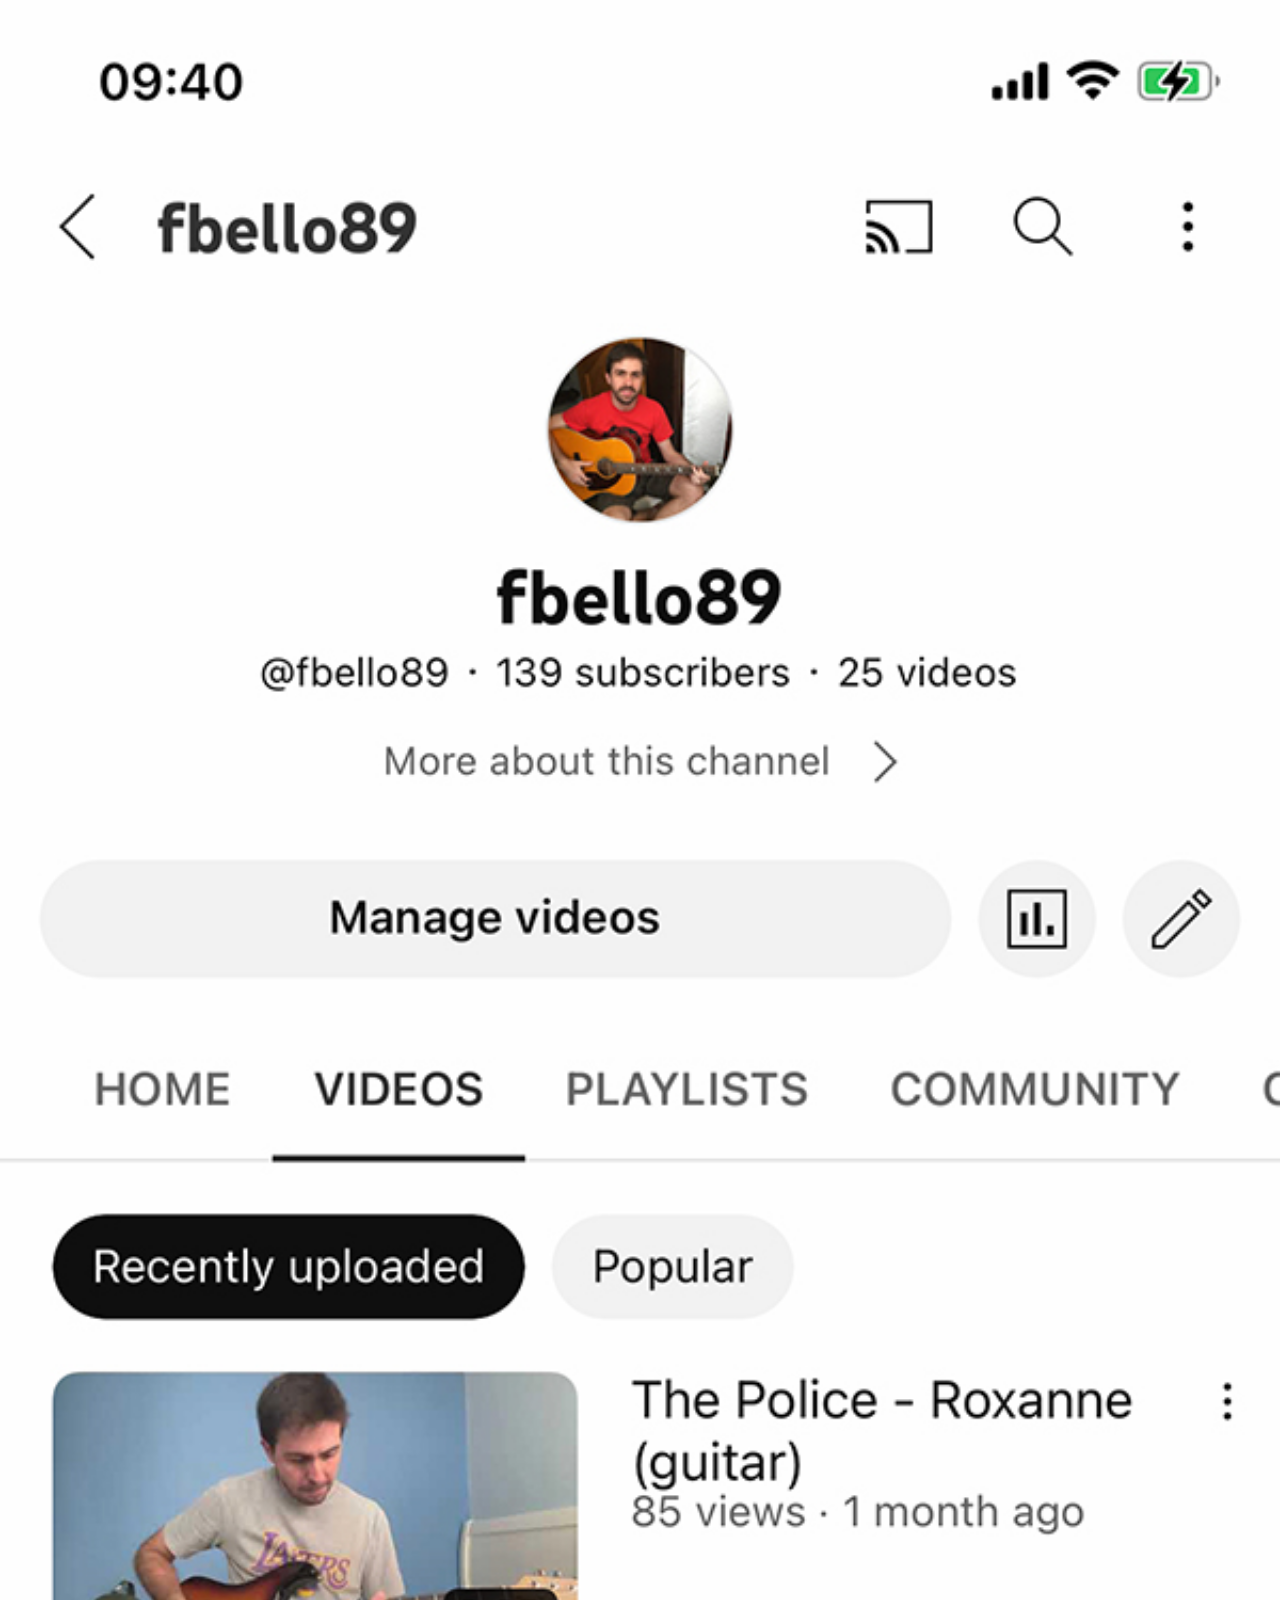
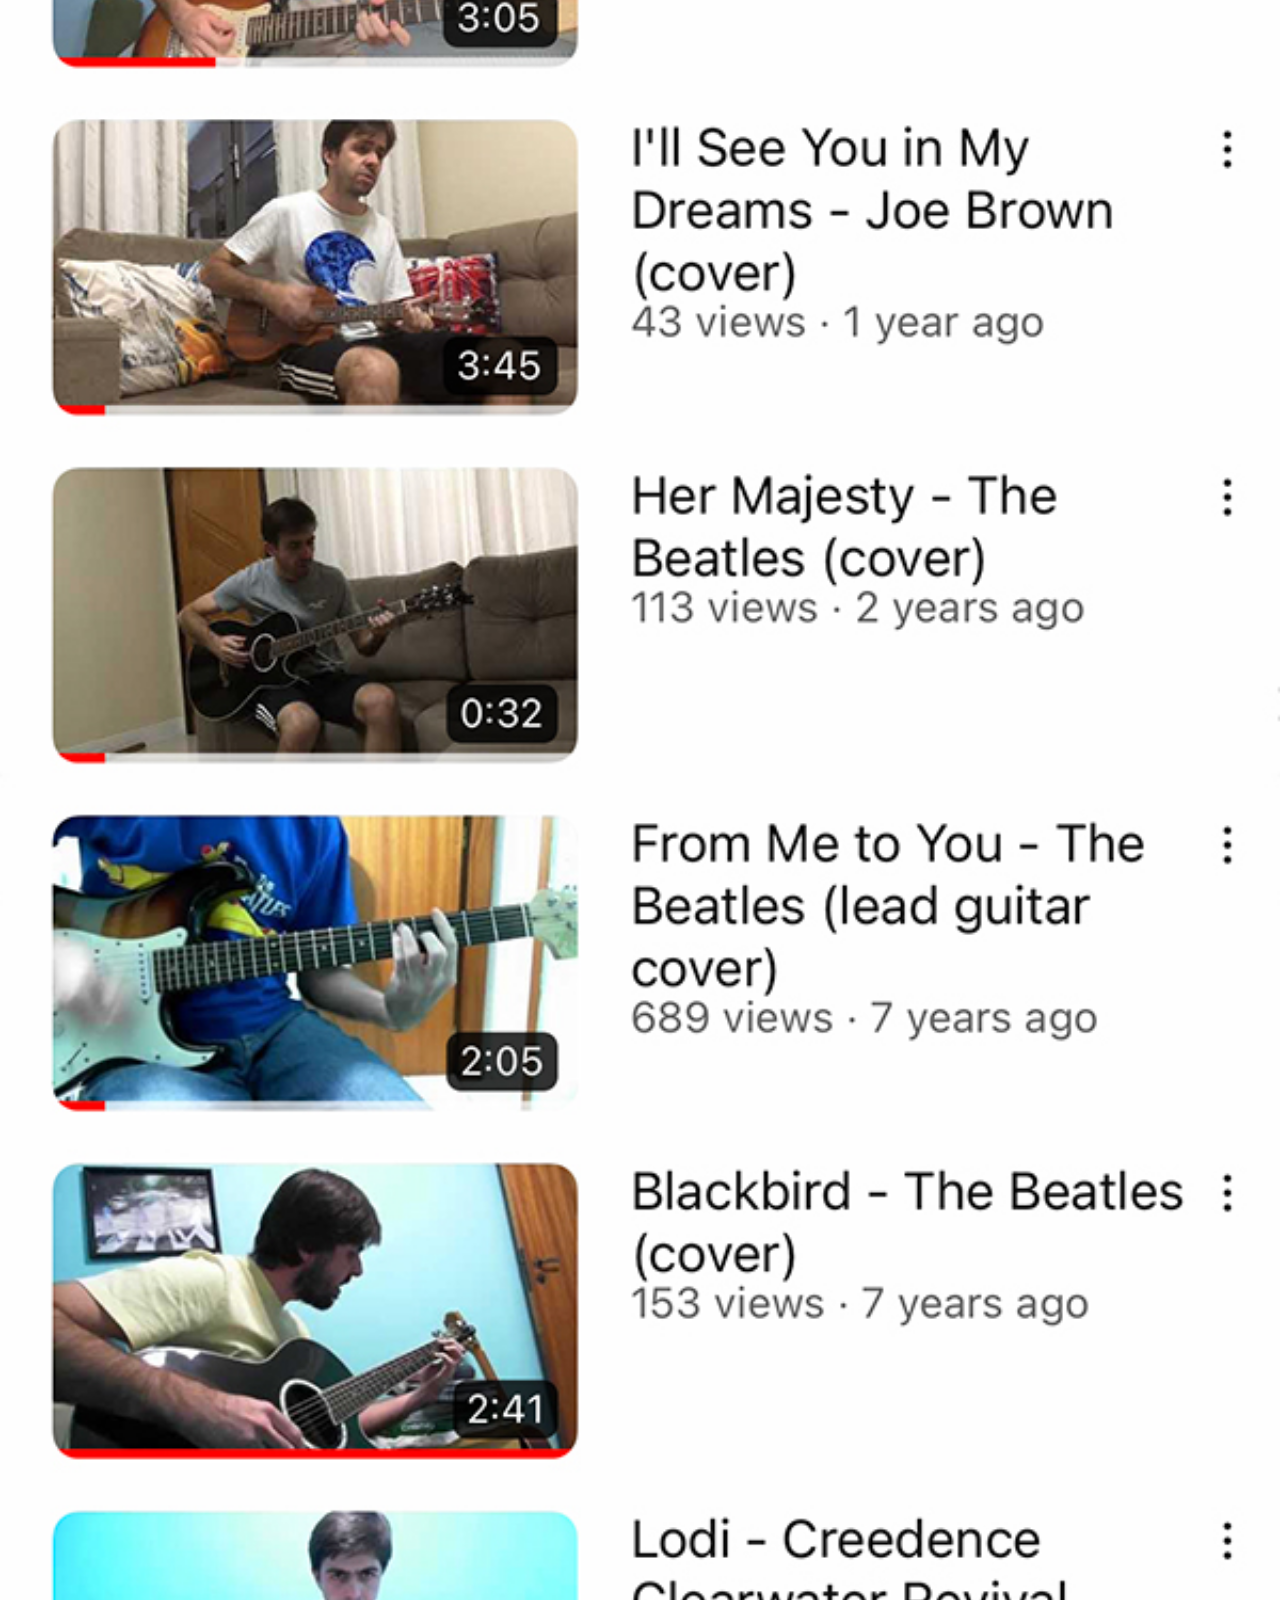
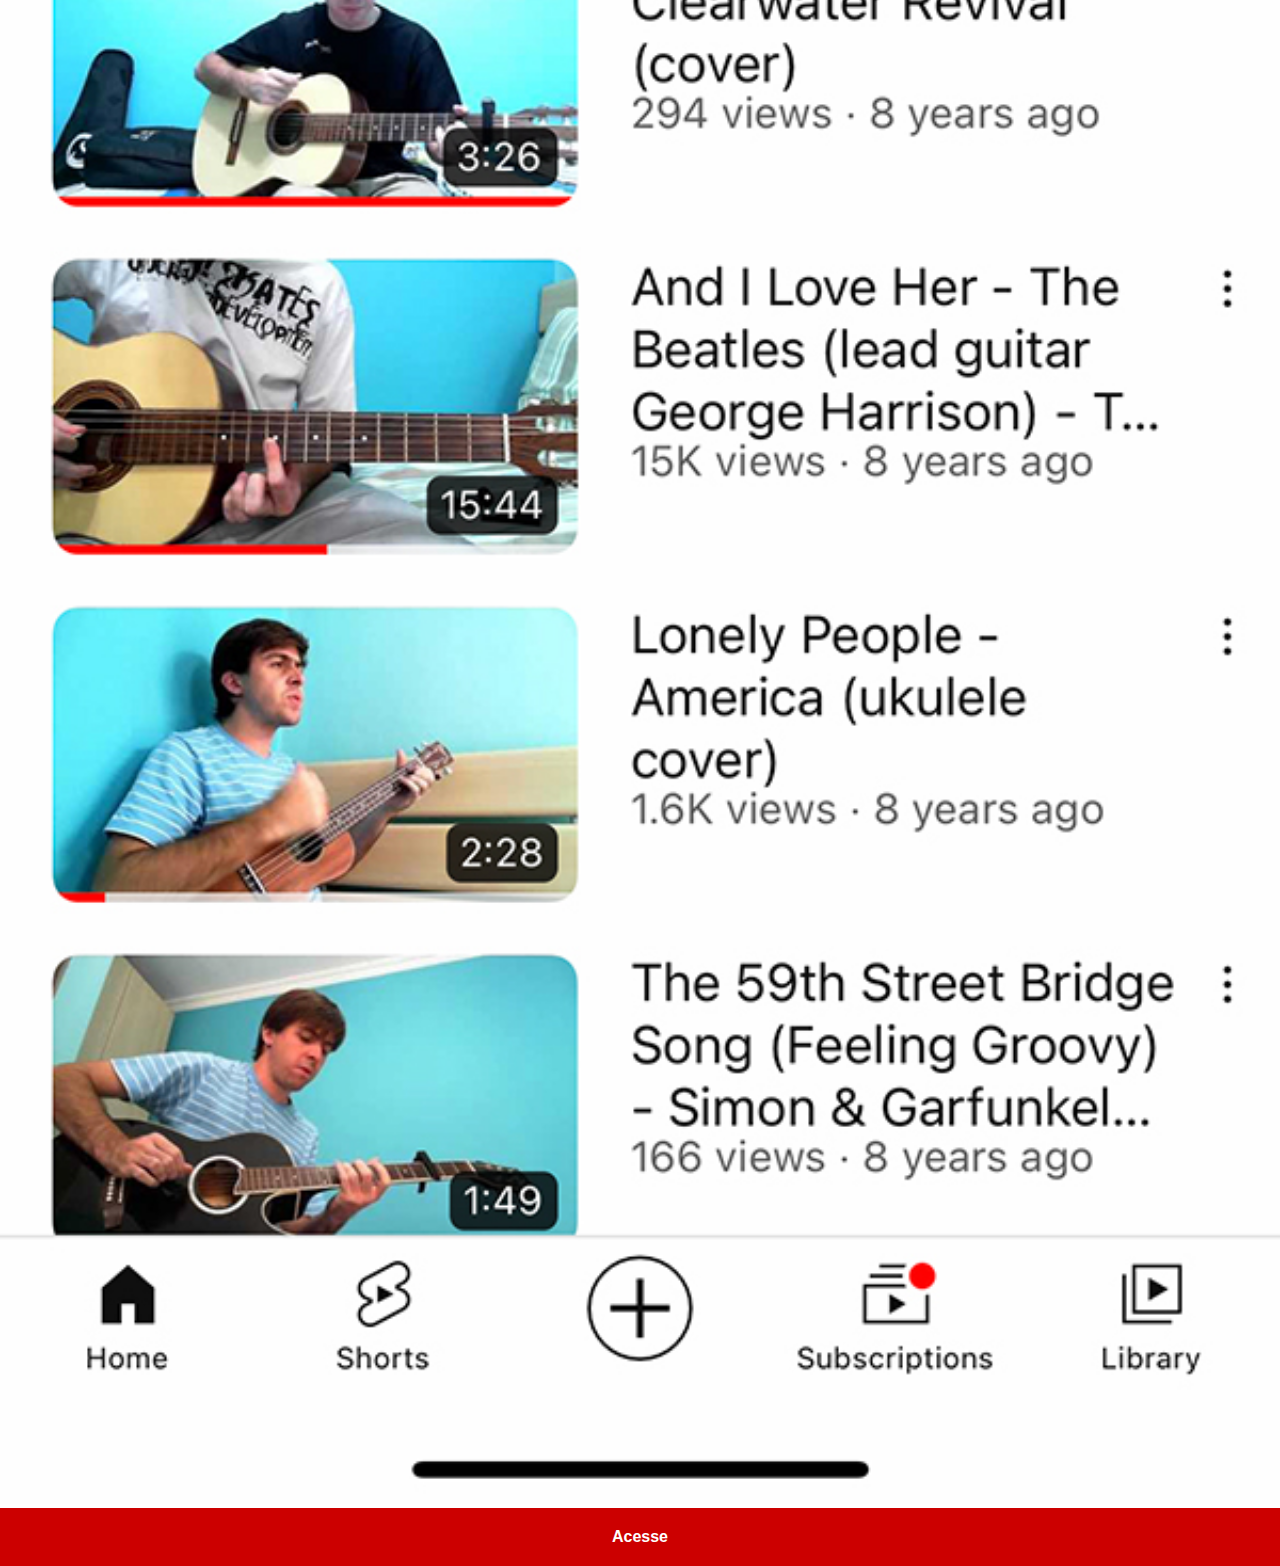
<file: youtube.html>
<!DOCTYPE html>
<html lang="pt-br">
<head>
    <meta charset="UTF-8">
    <meta http-equiv="X-UA-Compatible" content="IE=edge">
    <meta name="viewport" content="width=device-width, initial-scale=1.0">
    <title>YouTube</title>
    <link rel="stylesheet" href="estilos/social.css">
</head>
<body>
    <img src="imagens/prints-social/tela-youtube.jpg" alt="YouTube">
    <a href="https://www.youtube.com/@fbello89" target="_blank">Acesse</a>
</body>
</html>
</file>
<file: estilos/style.css>
@charset "UTF-8";

* {
    margin: 0px;
    padding: 0px;
    font-family: Arial, Helvetica, sans-serif;
}

html, body {
    height: 100vh;
    width: 100vw;
    background-color: black;
}

body {
    background: url('../imagens/fundo-madeira.jpg') no-repeat top center;
    background-size: cover;
    background-attachment: fixed;
}

main {
    height: 100vh;
    position: relative;
}

section#telefone {
    position: absolute;
    top: 50%;
    left: 50%;
    transform: translate(-50%, -50%);
    height: 627px;
    width: 311px;
    background: url('../imagens/frame-iphone.png') no-repeat;
}

iframe#tela {
    position: relative;
    top: 81px;
    left: 23px;
    width: 266px;
    height: 470px;
}

section#redes-sociais {
    text-align: right;
}

section#redes-sociais img {
    width: 50px;
    margin: 10px;
    border-radius: 50%;
    box-shadow: 2px 2px 5px rgba(0, 0, 0, 0.6);
    box-sizing: border-box;
}

section#redes-sociais img:hover {
    border: 2px solid rgba(255, 255, 255, 0.7);
    transform: translate(-2px, -2px);
    box-shadow: 5px 5px 10px rgba(0, 0, 0, 0.6);
    transition: transform 0.25s, border 0.25s;
}
</file>
<file: estilos/social.css>
@charset "UTF-8";

* {
    margin: 0px;
    padding: 0px;
    font-family: Arial, Helvetica, sans-serif;
}

::-webkit-scrollbar {
    width: 0px;
    height: 0px;
}

img {
    width: 100vw;
}

a {
    display: block;
    color: white;
    background-color: #CC0000;
    padding: 20px;
    text-align: center;
    font-weight: bolder;
    text-decoration: none;
}

a:hover {
    background-color: #FF0000;
}
</file>
